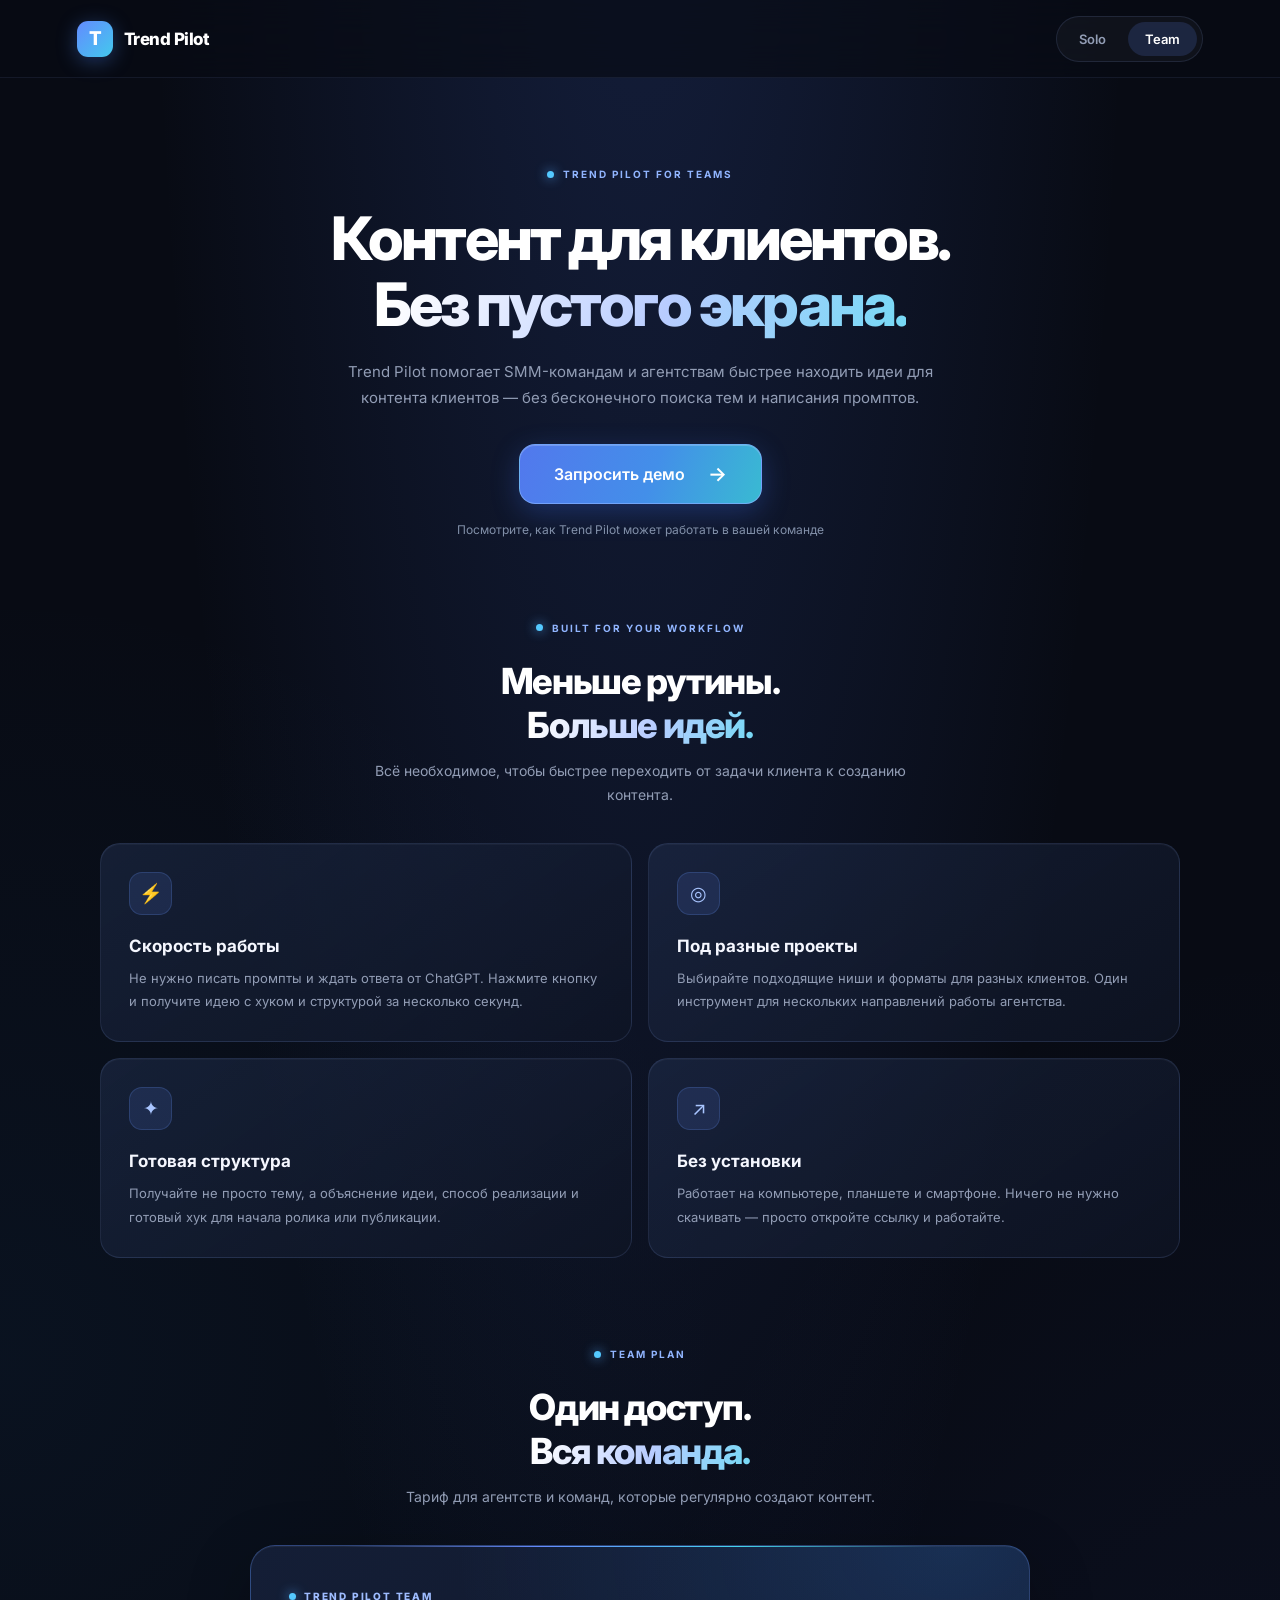
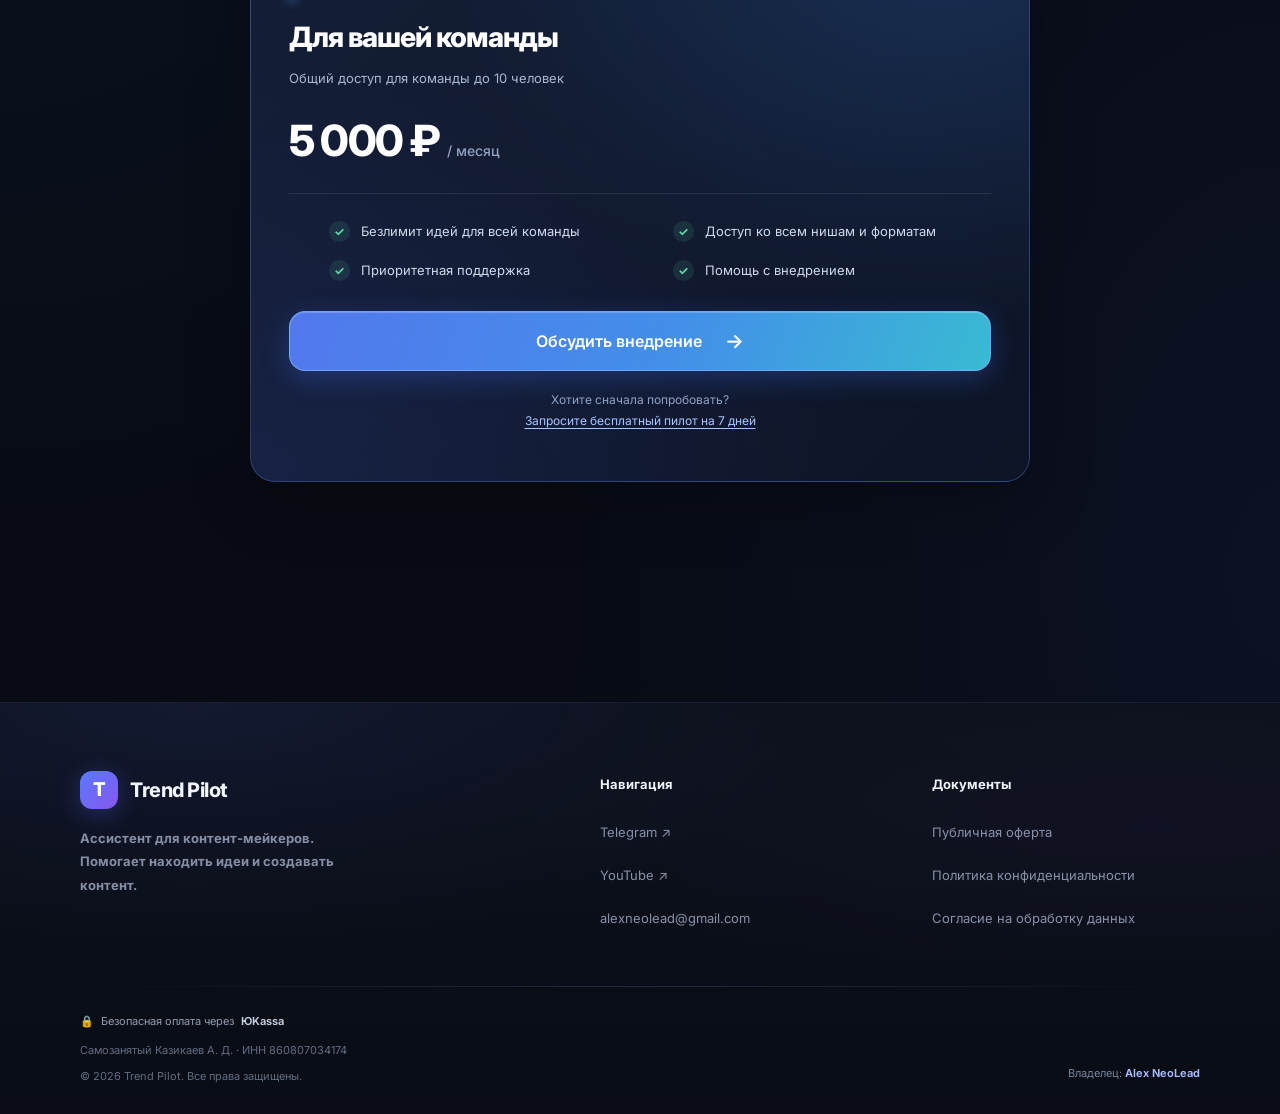
<file: b2b.html>
<!DOCTYPE html>
<html lang="ru">
<head>
    <meta charset="UTF-8">
    <meta name="viewport" content="width=device-width, initial-scale=1.0">

    <title>Trend Pilot Team — для агентств и команд</title>
    <meta name="description" content="Trend Pilot для SMM-команд и агентств. Находите идеи для контента клиентов быстрее.">

    <link rel="icon" type="image/png" sizes="512x512" href="image/favicon 512.jpg">
    <link rel="stylesheet" href="style.css">
    <meta name="theme-color" content="#080b14">

    <style>
        /* =================================
           TEAM PAGE — SHARED DESIGN SYSTEM
        ================================= */

        .b2b-main {
            width: min(1080px, calc(100% - 40px));
            margin: 0 auto;
            padding: 0 0 90px;
        }

        /* HERO */

        .b2b-hero {
            max-width: 850px;
            margin: 0 auto;
            padding: 90px 0 85px;
            text-align: center;
        }

        .b2b-hero h1 {
            margin: 0 auto 22px;
            color: #fff;
            font-size: clamp(38px, 5vw, 60px);
            font-weight: 800;
            line-height: 1.1;
            letter-spacing: -2.8px;
        }

        .b2b-gradient {
            background: linear-gradient(
                110deg,
                #fff 5%,
                #b8ccff 55%,
                #75d9f5 100%
            );
            -webkit-background-clip: text;
            background-clip: text;
            -webkit-text-fill-color: transparent;
        }

        .b2b-hero .subtitle {
            max-width: 610px;
            margin: 0 auto;
        }

        .b2b-hero-actions {
            display: flex;
            justify-content: center;
            margin-top: 32px;
        }

        .b2b-hero-note {
            margin-top: 18px;
            color: #8290a9;
            font-size: 12px;
        }

        /* SECTION HEADINGS */

        .b2b-section {
            margin-bottom: 90px;
        }

        .b2b-section-heading {
            margin-bottom: 35px;
            text-align: center;
        }

        .b2b-section-heading h2 {
            margin: 0 0 12px;
            color: #fff;
            font-size: clamp(26px, 4vw, 36px);
            font-weight: 800;
            letter-spacing: -1.4px;
        }

        .b2b-section-heading p {
            max-width: 570px;
            margin: 0 auto;
            color: var(--muted);
            font-size: 14px;
            line-height: 1.75;
        }

        /* FEATURES */

        .b2b-features {
            display: grid;
            grid-template-columns: repeat(2, 1fr);
            gap: 16px;
        }

        .b2b-feature {
            padding: 28px;
            border: 1px solid var(--border);
            border-radius: 20px;
            background:
                linear-gradient(
                    145deg,
                    rgba(32, 46, 77, .55),
                    rgba(15, 21, 37, .72)
                );
            box-shadow: inset 0 1px 0 rgba(255,255,255,.035);
            transition: .25s ease;
        }

        .b2b-feature:hover {
            transform: translateY(-4px);
            border-color: var(--border-hover);
            background:
                linear-gradient(
                    145deg,
                    rgba(40, 61, 105, .68),
                    rgba(17, 28, 53, .9)
                );
            box-shadow: 0 12px 35px rgba(44, 104, 220, .12);
        }

        .b2b-feature-icon {
            width: 43px;
            height: 43px;
            display: flex;
            align-items: center;
            justify-content: center;
            margin-bottom: 21px;
            border: 1px solid rgba(105, 155, 255, .2);
            border-radius: 13px;
            color: #a9c5ff;
            background: rgba(99, 139, 255, .13);
            font-size: 19px;
        }

        .b2b-feature h3 {
            margin: 0 0 11px;
            color: #f5f7ff;
            font-size: 17px;
            font-weight: 700;
        }

        .b2b-feature p {
            margin: 0;
            color: var(--muted);
            font-size: 13px;
            line-height: 1.8;
        }

        /* PRICING */

        .b2b-pricing-section {
            margin-bottom: 30px;
        }

        .b2b-pricing-card {
            position: relative;
            max-width: 780px;
            margin: 0 auto;
            padding: 38px;
            overflow: hidden;
            border: 1px solid rgba(102, 153, 255, .3);
            border-radius: 25px;
            background:
                radial-gradient(
                    ellipse at 90% 0%,
                    rgba(64, 148, 255, .18),
                    transparent 50%
                ),
                radial-gradient(
                    ellipse at 0% 100%,
                    rgba(70, 91, 220, .12),
                    transparent 55%
                ),
                linear-gradient(135deg, #141e36, #0d1426);
            box-shadow:
                0 20px 65px rgba(0,0,0,.24),
                inset 0 1px 0 rgba(255,255,255,.05);
        }

        .b2b-pricing-card::before {
            content: "";
            position: absolute;
            top: 0;
            left: 12%;
            right: 12%;
            height: 1px;
            background: linear-gradient(
                90deg,
                transparent,
                #648bff,
                #43d5ed,
                transparent
            );
        }

        .b2b-plan-label {
            display: inline-flex;
            align-items: center;
            gap: 8px;
            margin-bottom: 18px;
            color: #9ebcff;
            font-size: 10px;
            font-weight: 800;
            letter-spacing: 1.8px;
        }

        .b2b-pricing-card h2 {
            margin: 0 0 10px;
            color: white;
            font-size: 28px;
            font-weight: 800;
            letter-spacing: -1px;
        }

        .b2b-plan-description {
            color: #aab7d1;
            font-size: 13px;
            line-height: 1.7;
        }

        .b2b-price {
            margin-top: 25px;
            color: #fff;
            font-size: 43px;
            font-weight: 800;
            letter-spacing: -1.8px;
        }

        .b2b-price span {
            color: #91a2c2;
            font-size: 14px;
            font-weight: 500;
            letter-spacing: 0;
        }

        .b2b-pricing-divider {
            height: 1px;
            margin: 27px 0;
            background: rgba(255,255,255,.09);
        }

        .b2b-benefits {
            display: grid;
            grid-template-columns: repeat(2, 1fr);
            gap: 18px 25px;
            margin-bottom: 30px;
            list-style: none;
        }

        .b2b-benefits li {
            display: flex;
            align-items: center;
            gap: 11px;
            color: #d0d9eb;
            font-size: 13px;
            line-height: 1.5;
        }

        .b2b-check {
            width: 21px;
            height: 21px;
            display: flex;
            flex-shrink: 0;
            align-items: center;
            justify-content: center;
            border-radius: 50%;
            color: #69d6a5;
            background: rgba(91, 206, 157, .12);
            font-size: 12px;
            font-weight: 700;
        }

        .b2b-pricing-button {
            width: 100%;
        }

        .b2b-pilot-note {
            margin-top: 19px;
            color: #91a2c2;
            font-size: 12px;
            line-height: 1.7;
            text-align: center;
        }

        .b2b-pilot-note a {
            color: #a9c5ff;
            text-decoration: underline;
            text-underline-offset: 3px;
        }

        /* FINAL CTA */

        .b2b-final {
            max-width: 780px;
            margin: 75px auto 0;
            padding: 35px 25px;
            border: 1px solid var(--border);
            border-radius: 22px;
            background:
                radial-gradient(
                    ellipse at 50% 0%,
                    rgba(75, 120, 255, .12),
                    transparent 65%
                ),
                rgba(18, 25, 43, .55);
            text-align: center;
        }

        .b2b-final h2 {
            margin: 0 0 12px;
            color: white;
            font-size: 23px;
            font-weight: 800;
        }

        .b2b-final p {
            margin: 0 0 22px;
            color: var(--muted);
            font-size: 13px;
            line-height: 1.7;
        }

        /* MOBILE */

        @media (max-width: 700px) {
            .b2b-main {
                width: calc(100% - 28px);
                padding-bottom: 65px;
            }

            .b2b-hero {
                padding: 65px 0 70px;
            }

            .b2b-hero h1 {
                font-size: 39px;
                letter-spacing: -1.8px;
            }

            .b2b-hero .subtitle {
                font-size: 14px;
            }

            .b2b-section {
                margin-bottom: 70px;
            }

            .b2b-features {
                grid-template-columns: 1fr;
                gap: 12px;
            }

            .b2b-feature {
                padding: 24px;
            }

            .b2b-pricing-card {
                padding: 27px 21px;
                border-radius: 20px;
            }

            .b2b-pricing-card h2 {
                font-size: 24px;
            }

            .b2b-price {
                font-size: 38px;
            }

            .b2b-benefits {
                grid-template-columns: 1fr;
                gap: 15px;
            }

            .b2b-final {
                margin-top: 55px;
                padding: 29px 19px;
            }

            .b2b-final h2 {
                font-size: 20px;
            }
        }

        @media (max-width: 390px) {
            .b2b-hero h1 {
                font-size: 34px;
            }
        }

        /* =================================
   B2B — LARGE PREMIUM CTA BUTTONS
================================= */

.b2b-main .b2b-hero-actions .button,
.b2b-main .b2b-final > .button {
    display: inline-flex;
    align-items: center;
    justify-content: center;
    gap: 14px;

    min-height: 60px;
    min-width: 240px;
    padding: 0 34px;

    font-size: 16px;
    font-weight: 600;
    line-height: 1;

    border-radius: 16px;
}

.b2b-main .b2b-pricing-button {
    display: flex;
    align-items: center;
    justify-content: center;
    gap: 14px;

    width: 100%;
    min-height: 60px;
    padding: 0 28px;

    font-size: 16px;
    font-weight: 600;
    line-height: 1;

    border-radius: 16px;
}

.b2b-main .button-arrow {
    font-size: 20px;
    transition: transform .2s ease;
}

.b2b-main .button:hover .button-arrow {
    transform: translateX(4px);
}

/* Mobile */

@media (max-width: 600px) {
    .b2b-main .b2b-hero-actions .button,
    .b2b-main .b2b-final > .button {
        width: 100%;
        min-height: 58px;
    }

    .b2b-main .b2b-pricing-button {
        min-height: 58px;
    }
}

/* B2B FOOTER ALIGNMENT */

.b2b-page .footer-top {
    align-items: start;
}

.b2b-page .footer-brand {
    display: flex;
    flex-direction: column;
    align-items: flex-start;
    gap: 0;
    margin-top: 0;
}

.b2b-page .footer-logo {
    display: inline-flex;
    align-items: center;
    margin: 0;
    line-height: 1;
}

.b2b-page .footer-description {
    display: flex;
    flex-direction: column;
    gap: 10px;
    margin-top: 18px;
}

    </style>
</head>

<body class="b2b-page"></body>

    <!-- HEADER — SAME AS MAIN PAGE -->
    <header>
        <a href="/" class="brand" aria-label="Trend Pilot">
            <span class="brand-mark">T</span>
            <span class="brand-name">Trend Pilot</span>
        </a>

        <nav class="nav-switch">
            <a href="index.html#typeScreen">Solo</a>
            <a href="b2b.html" class="active">Team</a>
        </nav>
    </header>


    <main class="b2b-main">

        <!-- HERO -->
        <section class="b2b-hero">

            <div class="hero-eyebrow">
                <span class="hero-dot"></span>
                TREND PILOT FOR TEAMS
            </div>

            <h1>
                Контент для клиентов.<br>
                <span class="b2b-gradient">Без пустого экрана.</span>
            </h1>

            <p class="subtitle">
                Trend Pilot помогает SMM-командам и агентствам быстрее находить идеи для контента клиентов — без бесконечного поиска тем и написания промптов.
            </p>

            <div class="b2b-hero-actions">
                <a
                    href="https://t.me/neolead_ceo"
                    target="_blank"
                    rel="noopener noreferrer"
                    class="button button--primary"
                >
                    Запросить демо
                    <span class="button-arrow">→</span>
                </a>
            </div>

            <div class="b2b-hero-note">
                Посмотрите, как Trend Pilot может работать в вашей команде
            </div>

        </section>


        <!-- FEATURES -->
        <section class="b2b-section">

            <div class="b2b-section-heading">
                <div class="hero-eyebrow">
                    <span class="hero-dot"></span>
                    BUILT FOR YOUR WORKFLOW
                </div>

                <h2>
                    Меньше рутины.<br>
                    <span class="b2b-gradient">Больше идей.</span>
                </h2>

                <p>
                    Всё необходимое, чтобы быстрее переходить от задачи клиента к созданию контента.
                </p>
            </div>


            <div class="b2b-features">

                <article class="b2b-feature">
                    <div class="b2b-feature-icon">⚡</div>
                    <h3>Скорость работы</h3>
                    <p>
                        Не нужно писать промпты и ждать ответа от ChatGPT. Нажмите кнопку и получите идею с хуком и структурой за несколько секунд.
                    </p>
                </article>

                <article class="b2b-feature">
                    <div class="b2b-feature-icon">◎</div>
                    <h3>Под разные проекты</h3>
                    <p>
                        Выбирайте подходящие ниши и форматы для разных клиентов. Один инструмент для нескольких направлений работы агентства.
                    </p>
                </article>

                <article class="b2b-feature">
                    <div class="b2b-feature-icon">✦</div>
                    <h3>Готовая структура</h3>
                    <p>
                        Получайте не просто тему, а объяснение идеи, способ реализации и готовый хук для начала ролика или публикации.
                    </p>
                </article>

                <article class="b2b-feature">
                    <div class="b2b-feature-icon">↗</div>
                    <h3>Без установки</h3>
                    <p>
                        Работает на компьютере, планшете и смартфоне. Ничего не нужно скачивать — просто откройте ссылку и работайте.
                    </p>
                </article>

            </div>

        </section>


        <!-- TEAM PLAN -->
        <section class="b2b-pricing-section">

            <div class="b2b-section-heading">
                <div class="hero-eyebrow">
                    <span class="hero-dot"></span>
                    TEAM PLAN
                </div>

                <h2>
                    Один доступ.<br>
                    <span class="b2b-gradient">Вся команда.</span>
                </h2>

                <p>
                    Тариф для агентств и команд, которые регулярно создают контент.
                </p>
            </div>


            <div class="b2b-pricing-card">

                <div class="b2b-plan-label">
                    <span class="hero-dot"></span>
                    TREND PILOT TEAM
                </div>

                <h2>Для вашей команды</h2>

                <p class="b2b-plan-description">
                    Общий доступ для команды до 10 человек
                </p>

                <div class="b2b-price">
                    5 000 ₽ <span>/ месяц</span>
                </div>

                <div class="b2b-pricing-divider"></div>

                <ul class="b2b-benefits">
                    <li>
                        <span class="b2b-check">✓</span>
                        Безлимит идей для всей команды
                    </li>

                    <li>
                        <span class="b2b-check">✓</span>
                        Доступ ко всем нишам и форматам
                    </li>

                    <li>
                        <span class="b2b-check">✓</span>
                        Приоритетная поддержка
                    </li>

                    <li>
                        <span class="b2b-check">✓</span>
                        Помощь с внедрением
                    </li>
                </ul>

                <a
                    href="https://t.me/neolead_ceo"
                    target="_blank"
                    rel="noopener noreferrer"
                    class="button button--primary b2b-pricing-button"
                >
                    Обсудить внедрение
                    <span class="button-arrow">→</span>
                </a>

                <p class="b2b-pilot-note">
                    Хотите сначала попробовать?<br>
                    <a
                        href="https://t.me/neolead_ceo"
                        target="_blank"
                        rel="noopener noreferrer"
                    >
                        Запросите бесплатный пилот на 7 дней
                    </a>
                </p>

            </div>

        </section>

    </main>


    <!-- FOOTER — SAME AS MAIN PAGE -->
    <footer class="site-footer">
        <div class="footer-inner">

            <div class="footer-top">

                <div class="footer-brand">
                    <a href="/" class="footer-logo">
                        <span class="footer-logo-mark">T</span>
                        <span>Trend Pilot</span>
                    </a>

                    <div class="footer-description">
                    <span>Ассистент для контент-мейкеров. Помогает находить идеи и создавать контент.</span>
                </div>
                </div>

                <div class="footer-column">
                    <div class="footer-column-title">Навигация</div>

                    <a
                        href="https://t.me/aneolead"
                        target="_blank"
                        rel="noopener noreferrer"
                    >Telegram ↗</a>

                    <a
                        href="https://youtube.com/@neolead_channel?si=k9Z8lEdC0MgEkfQe"
                        target="_blank"
                        rel="noopener noreferrer"
                    >YouTube ↗</a>

                    <a href="mailto:alexneolead@gmail.com">
                        alexneolead@gmail.com
                    </a>
                </div>

                <div class="footer-column">
                    <div class="footer-column-title">Документы</div>

                    <a href="/terms.html">Публичная оферта</a>
                    <a href="/privacy.html">Политика конфиденциальности</a>
                    <a href="/consent.html">Согласие на обработку данных</a>
                </div>

            </div>

            <div class="footer-divider"></div>

            <div class="footer-bottom">

                <div class="footer-legal">
                    <div class="footer-payment">
                        <span>🔒</span>
                        Безопасная оплата через <strong>ЮKassa</strong>
                    </div>

                    <div>Самозанятый Казикаев А. Д. · ИНН 860807034174</div>
                    <div>© 2026 Trend Pilot. Все права защищены.</div>
                </div>

                <div class="footer-signature">
                    Владелец: <span>Alex NeoLead</span>
                </div>

            </div>

        </div>
    </footer>

</body>
</html>
</file>
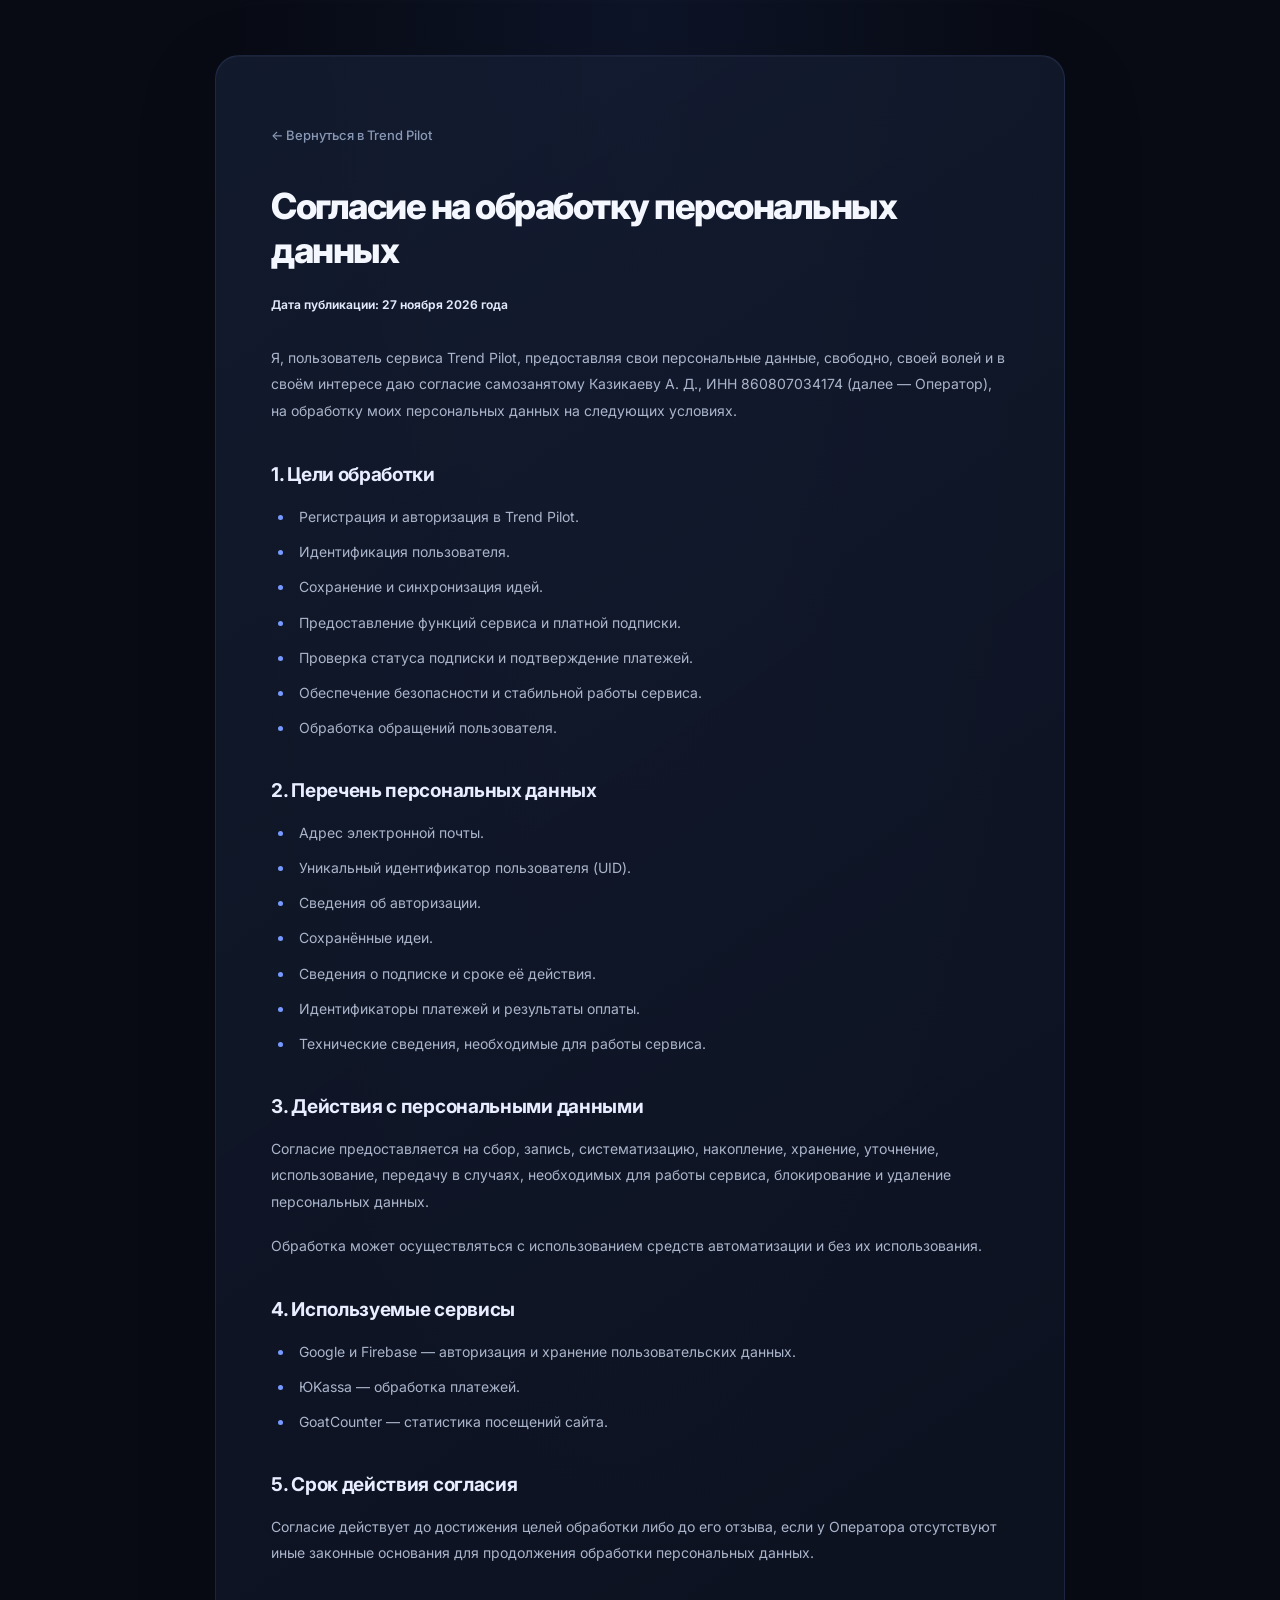
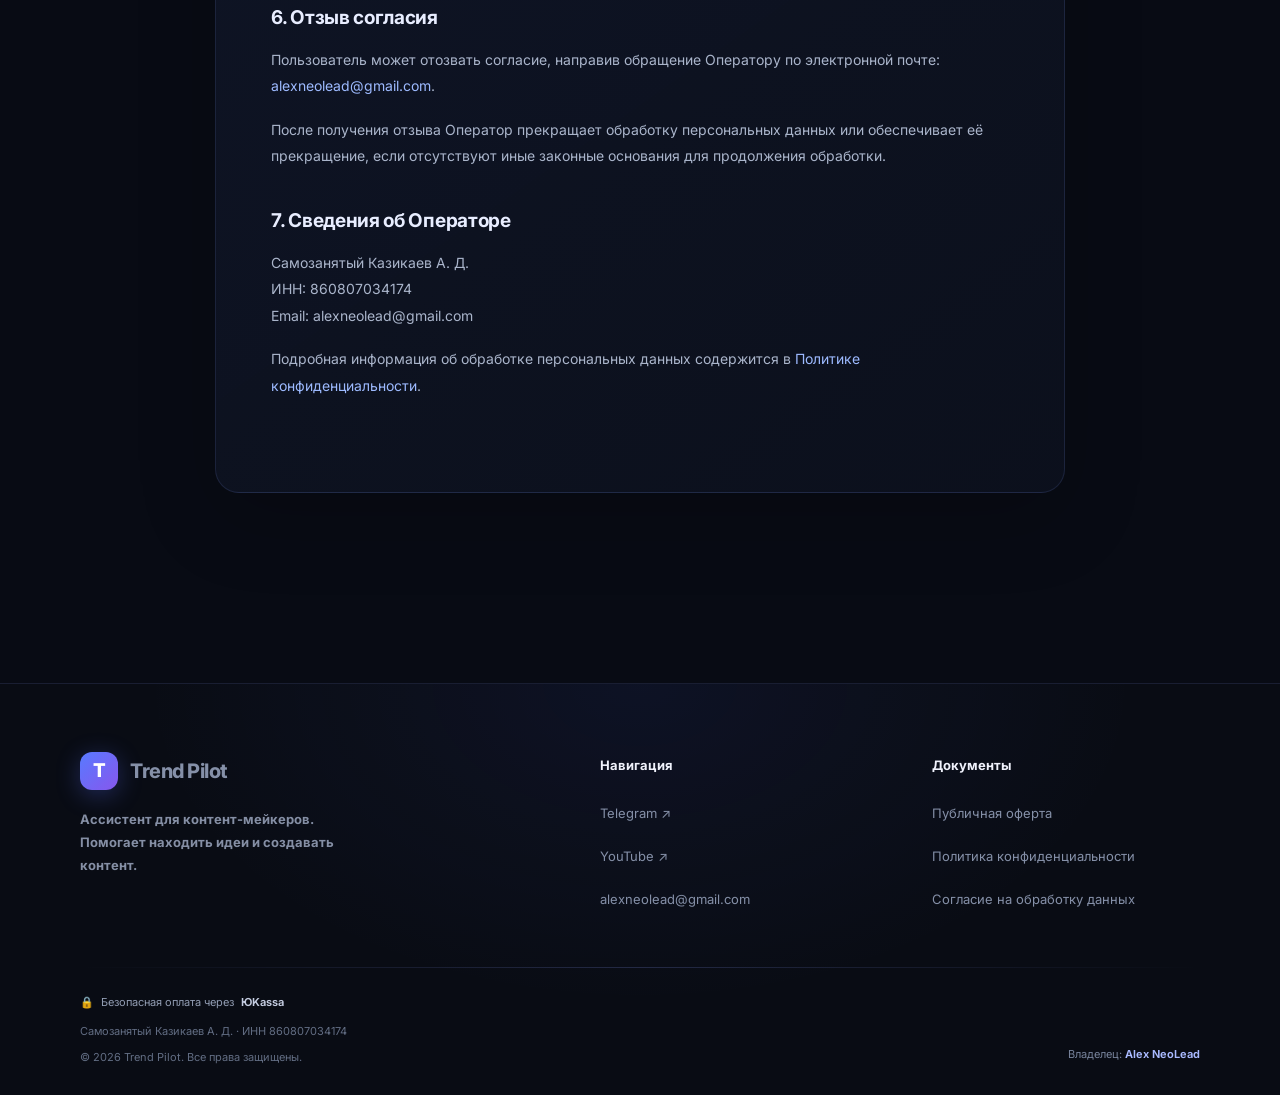
<file: consent.html>
<!DOCTYPE html>
<html lang="ru">
<head>
    <meta charset="UTF-8">
    <meta name="viewport" content="width=device-width, initial-scale=1.0">
    <meta name="robots" content="index, follow">

    <link rel="stylesheet" href="/style.css">
    <link rel="stylesheet" href="/legal.css">

    <title>Согласие на обработку персональных данных — Trend Pilot</title>

</head>
<body>

    <div class="container">

        <a class="back" href="/">← Вернуться в Trend Pilot</a>

        <h1>Согласие на обработку персональных данных</h1>

        <p><strong>Дата публикации: 27 ноября 2026 года</strong></p>

        <p>
            Я, пользователь сервиса Trend Pilot, предоставляя свои
            персональные данные, свободно, своей волей и в своём
            интересе даю согласие самозанятому Казикаеву А. Д.,
            ИНН 860807034174 (далее — Оператор), на обработку
            моих персональных данных на следующих условиях.
        </p>

        <h2>1. Цели обработки</h2>
        <ul>
            <li>Регистрация и авторизация в Trend Pilot.</li>
            <li>Идентификация пользователя.</li>
            <li>Сохранение и синхронизация идей.</li>
            <li>Предоставление функций сервиса и платной подписки.</li>
            <li>Проверка статуса подписки и подтверждение платежей.</li>
            <li>Обеспечение безопасности и стабильной работы сервиса.</li>
            <li>Обработка обращений пользователя.</li>
        </ul>

        <h2>2. Перечень персональных данных</h2>
        <ul>
            <li>Адрес электронной почты.</li>
            <li>Уникальный идентификатор пользователя (UID).</li>
            <li>Сведения об авторизации.</li>
            <li>Сохранённые идеи.</li>
            <li>Сведения о подписке и сроке её действия.</li>
            <li>Идентификаторы платежей и результаты оплаты.</li>
            <li>Технические сведения, необходимые для работы сервиса.</li>
        </ul>

        <h2>3. Действия с персональными данными</h2>
        <p>
            Согласие предоставляется на сбор, запись, систематизацию,
            накопление, хранение, уточнение, использование, передачу
            в случаях, необходимых для работы сервиса, блокирование
            и удаление персональных данных.
        </p>
        <p>
            Обработка может осуществляться с использованием средств
            автоматизации и без их использования.
        </p>

        <h2>4. Используемые сервисы</h2>
        <ul>
            <li>Google и Firebase — авторизация и хранение пользовательских данных.</li>
            <li>ЮKassa — обработка платежей.</li>
            <li>GoatCounter — статистика посещений сайта.</li>
        </ul>

        <h2>5. Срок действия согласия</h2>
        <p>
            Согласие действует до достижения целей обработки либо
            до его отзыва, если у Оператора отсутствуют иные законные
            основания для продолжения обработки персональных данных.
        </p>

        <h2>6. Отзыв согласия</h2>
        <p>
            Пользователь может отозвать согласие, направив обращение
            Оператору по электронной почте:
            <a href="mailto:alexneolead@gmail.com">alexneolead@gmail.com</a>.
        </p>
        <p>
            После получения отзыва Оператор прекращает обработку
            персональных данных или обеспечивает её прекращение,
            если отсутствуют иные законные основания для продолжения
            обработки.
        </p>

        <h2>7. Сведения об Операторе</h2>
        <p>
            Самозанятый Казикаев А. Д.<br>
            ИНН: 860807034174<br>
            Email: alexneolead@gmail.com
        </p>

        <p>
            Подробная информация об обработке персональных данных содержится в
            <a href="/privacy.html">Политике конфиденциальности</a>.
        </p>
    </div>
    <!-- КОНТЕЙНЕР С ТЕКСТОМ ЗАКРЫТ ВЫШЕ -->

    <!-- ПОДВАЛ НА ВСЮ ШИРИНУ -->
    
<footer class="site-footer">
    <div class="footer-inner">

        <div class="footer-top">

            <!-- BRAND -->
            <div class="footer-brand">
                <a href="/" class="footer-logo">
                    <span class="footer-logo-mark">T</span>
                    <span>Trend Pilot</span>
                </a>

                <p class="footer-description">
                    Ассистент для контент-мейкеров. Помогает находить идеи и создавать контент.
                </p>
            </div>

            <!-- NAVIGATION -->
            <div class="footer-column">
                <div class="footer-column-title">Навигация</div>

                <a href="https://t.me/aneolead"
                   target="_blank"
                   rel="noopener noreferrer">Telegram ↗</a>

                <a href="https://youtube.com/@neolead_channel?si=k9Z8lEdC0MgEkfQe"
                   target="_blank"
                   rel="noopener noreferrer">YouTube ↗</a>

                <a href="mailto:alexneolead@gmail.com">
                    alexneolead@gmail.com
                </a>
            </div>

            <!-- DOCUMENTS -->
            <div class="footer-column">
                <div class="footer-column-title">Документы</div>

                <a href="/terms.html">Публичная оферта</a>
                <a href="/privacy.html">Политика конфиденциальности</a>
                <a href="/consent.html">Согласие на обработку данных</a>
            </div>

        </div>

        <div class="footer-divider"></div>

        <!-- BOTTOM -->
        <div class="footer-bottom">

            <div class="footer-legal">
                <div class="footer-payment">
                    <span>🔒</span>
                    Безопасная оплата через <strong>ЮKassa</strong>
                </div>

                <div>Самозанятый Казикаев А. Д. · ИНН 860807034174</div>
                <div>© 2026 Trend Pilot. Все права защищены.</div>
            </div>

            <div class="footer-signature">
                Владелец: <span>Alex NeoLead</span>
            </div>

        </div>

    </div>
    </footer>

</body>
</html>
</file>
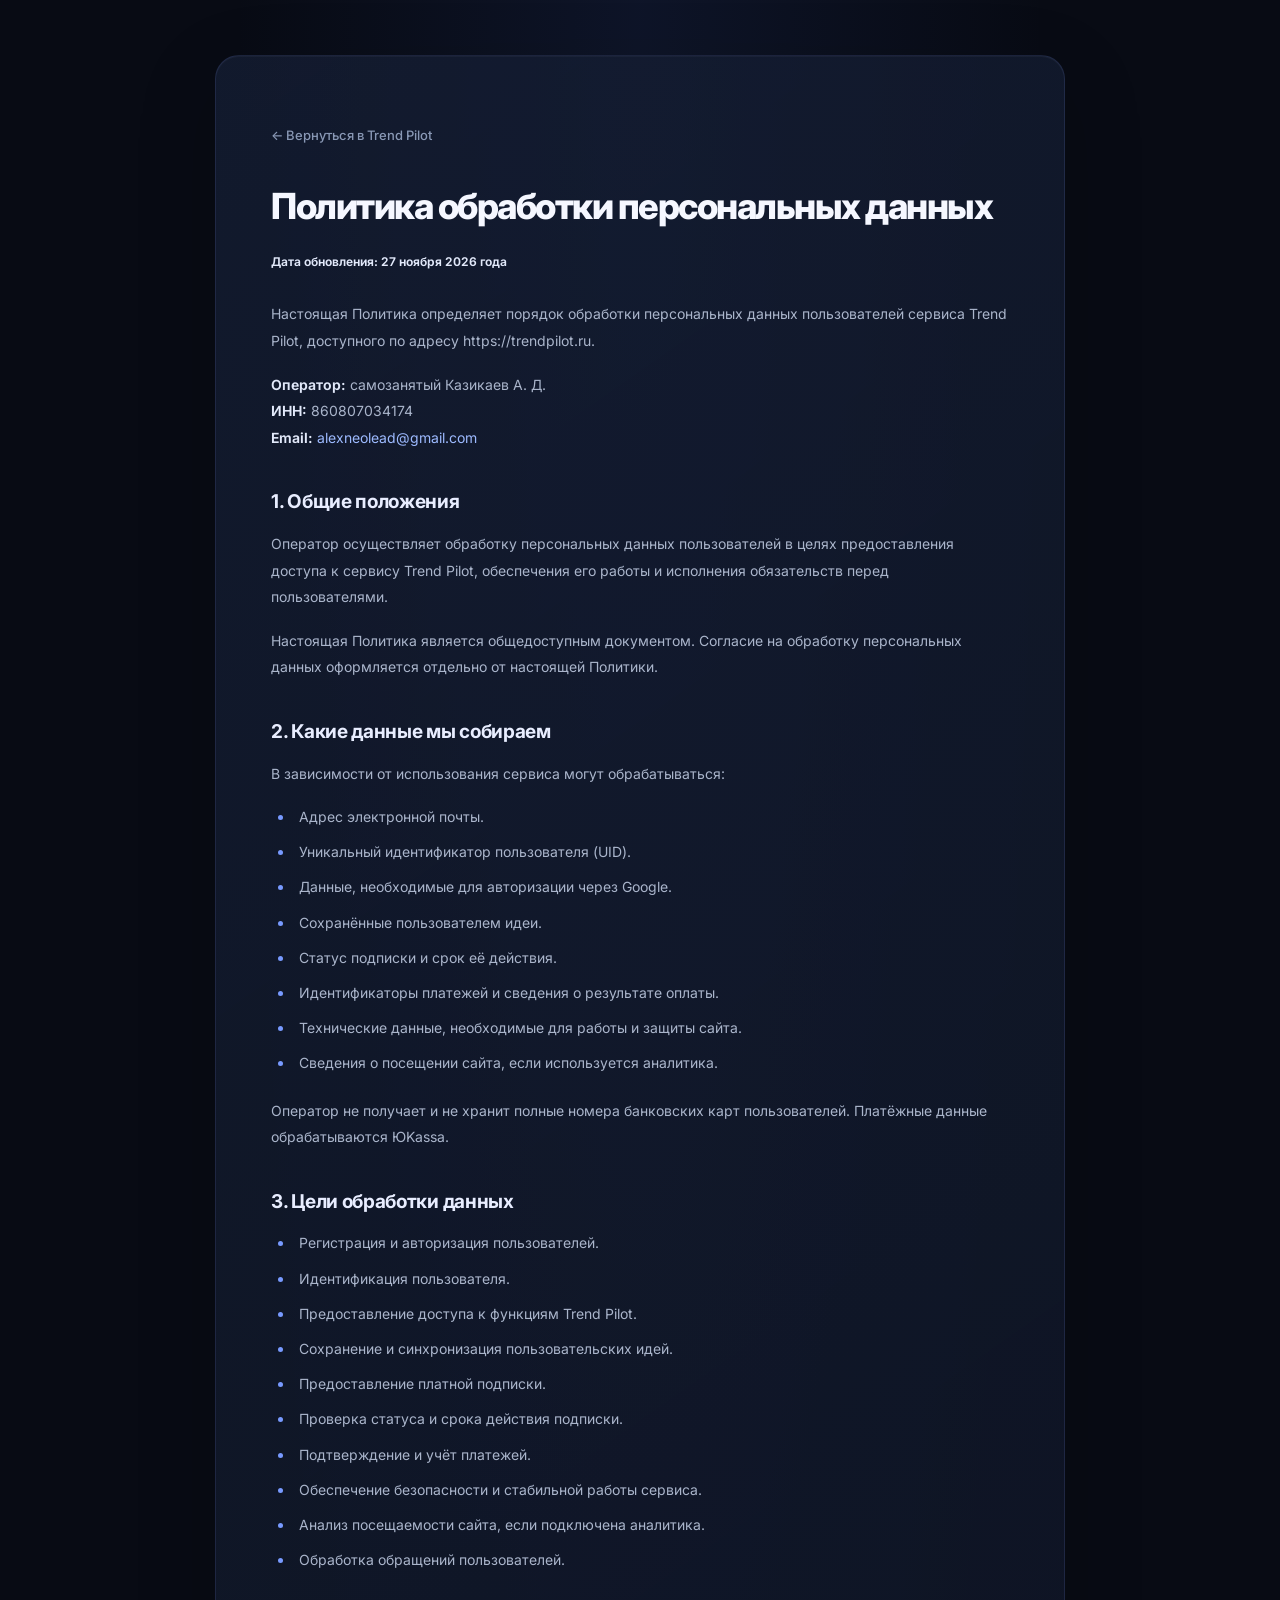
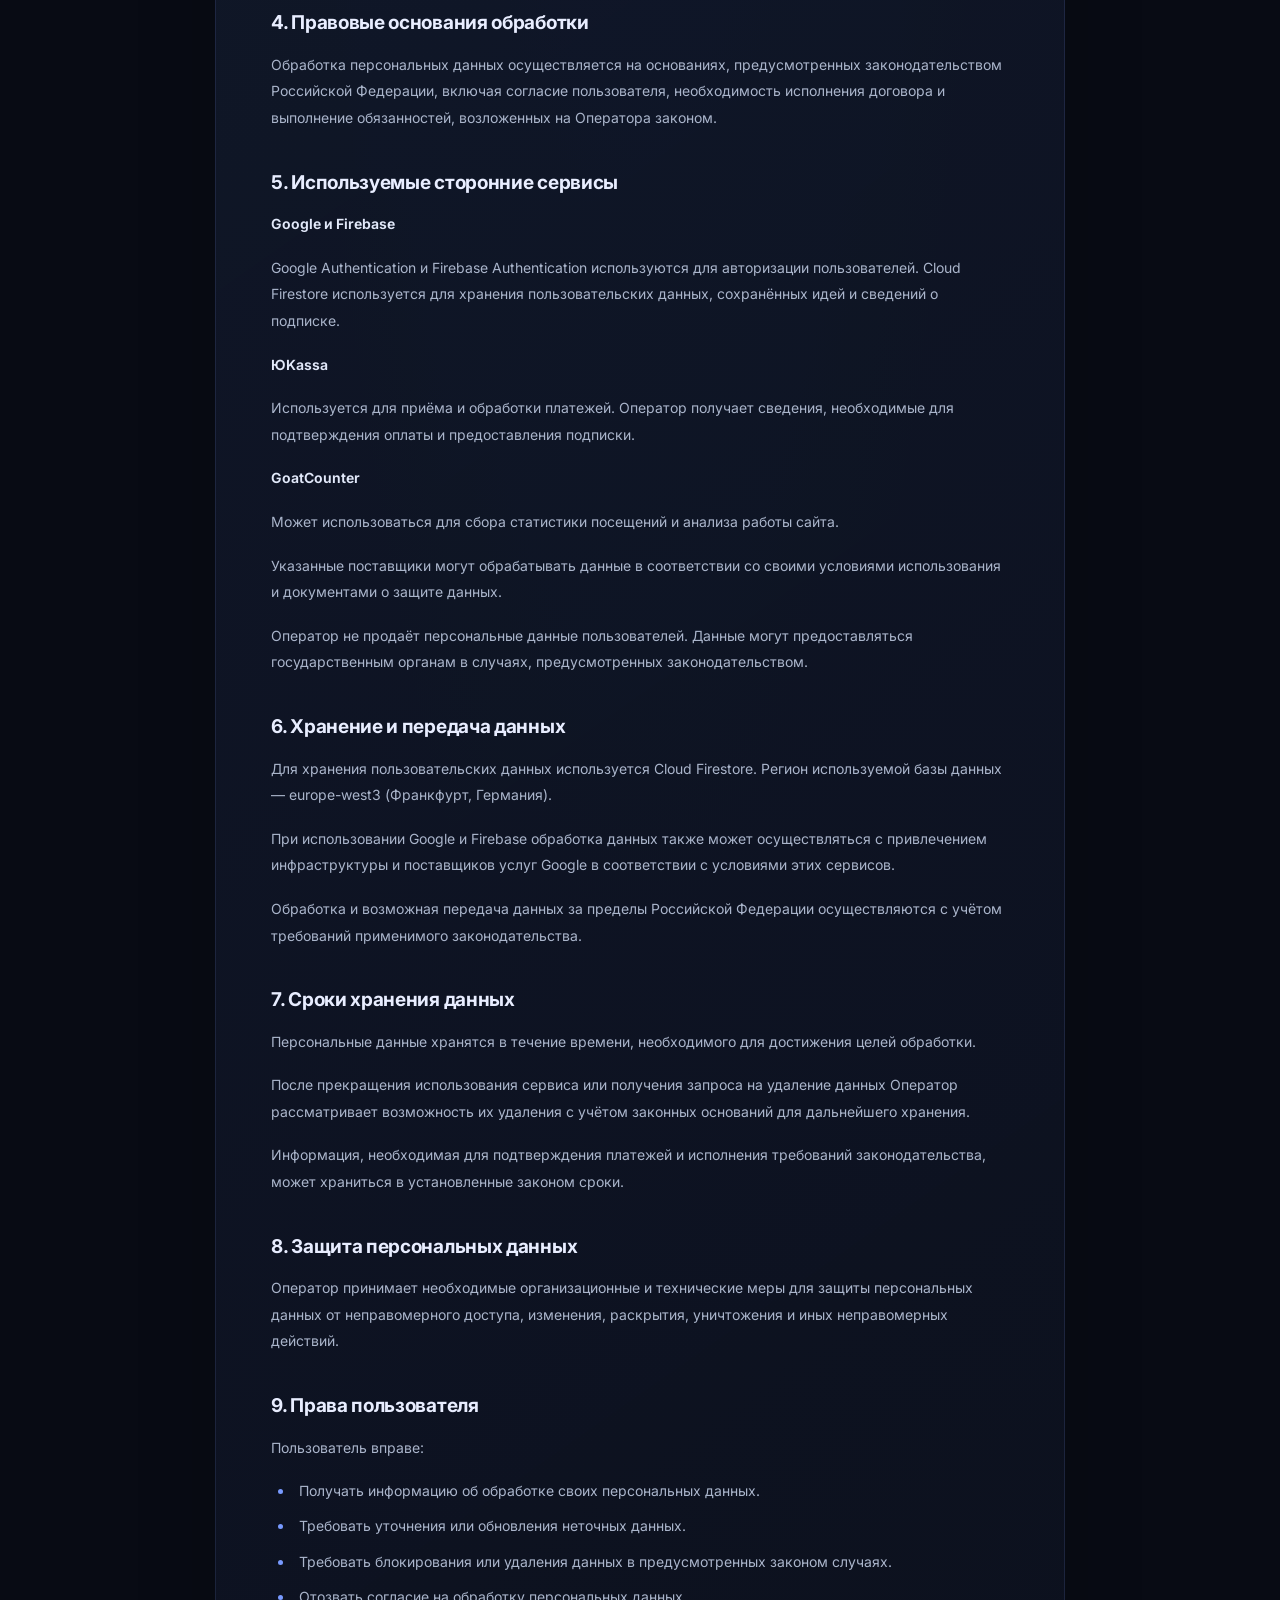
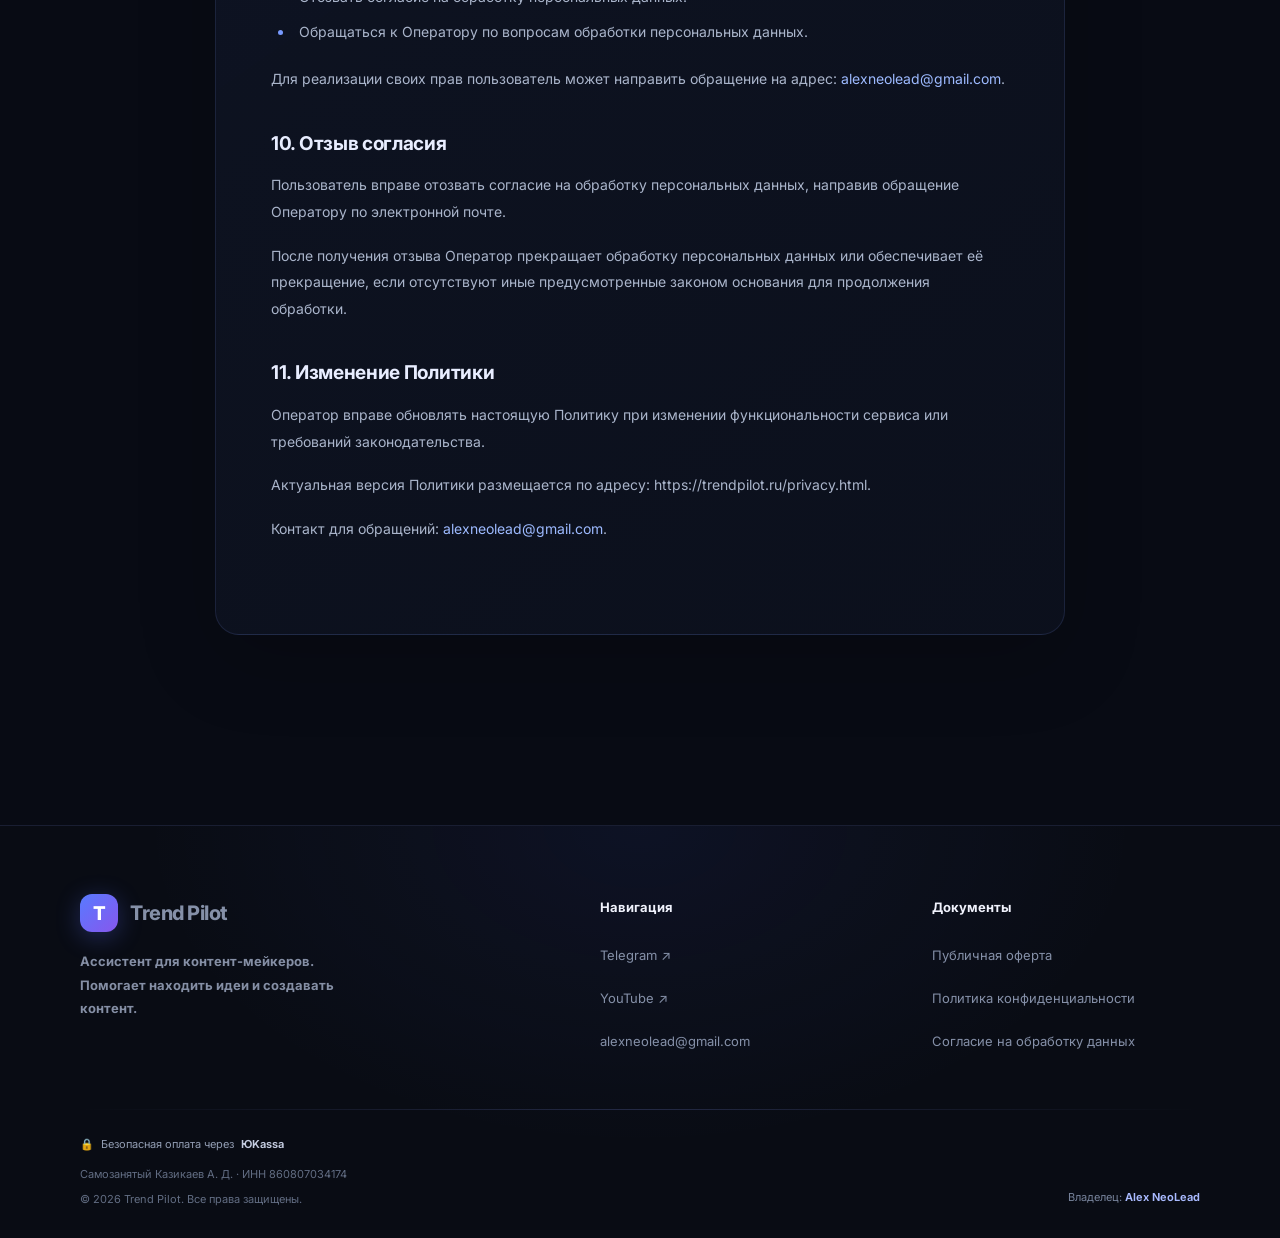
<file: privacy.html>
<!DOCTYPE html>
<html lang="ru">
<head>
    <meta charset="UTF-8">
    <meta name="viewport" content="width=device-width, initial-scale=1.0">
    <title>Политика конфиденциальности — Trend Pilot</title>
    <meta name="description" content="Политика обработки персональных данных пользователей Trend Pilot.">

    <link rel="stylesheet" href="/style.css">
    <link rel="stylesheet" href="/legal.css">
    

</head>
<body>

    <!-- НАЧАЛО КОНТЕЙНЕРА С ТЕКСТОМ -->
    <div class="container">

        <a class="back" href="/">← Вернуться в Trend Pilot</a>

        <h1>Политика обработки персональных данных</h1>

        <p><strong>Дата обновления: 27 ноября 2026 года</strong></p>

        <p>
            Настоящая Политика определяет порядок обработки персональных
            данных пользователей сервиса Trend Pilot, доступного по адресу
            https://trendpilot.ru.
        </p>

        <p>
            <strong>Оператор:</strong> самозанятый Казикаев А. Д.<br>
            <strong>ИНН:</strong> 860807034174<br>
            <strong>Email:</strong>
            <a href="mailto:alexneolead@gmail.com">alexneolead@gmail.com</a>
        </p>

        <h2>1. Общие положения</h2>
        <p>
            Оператор осуществляет обработку персональных данных пользователей
            в целях предоставления доступа к сервису Trend Pilot,
            обеспечения его работы и исполнения обязательств перед пользователями.
        </p>
        <p>
            Настоящая Политика является общедоступным документом.
            Согласие на обработку персональных данных оформляется отдельно
            от настоящей Политики.
        </p>

        <h2>2. Какие данные мы собираем</h2>
        <p>В зависимости от использования сервиса могут обрабатываться:</p>
        <ul>
            <li>Адрес электронной почты.</li>
            <li>Уникальный идентификатор пользователя (UID).</li>
            <li>Данные, необходимые для авторизации через Google.</li>
            <li>Сохранённые пользователем идеи.</li>
            <li>Статус подписки и срок её действия.</li>
            <li>Идентификаторы платежей и сведения о результате оплаты.</li>
            <li>Технические данные, необходимые для работы и защиты сайта.</li>
            <li>Сведения о посещении сайта, если используется аналитика.</li>
        </ul>
        <p>
            Оператор не получает и не хранит полные номера банковских карт
            пользователей. Платёжные данные обрабатываются ЮKassa.
        </p>

        <h2>3. Цели обработки данных</h2>
        <ul>
            <li>Регистрация и авторизация пользователей.</li>
            <li>Идентификация пользователя.</li>
            <li>Предоставление доступа к функциям Trend Pilot.</li>
            <li>Сохранение и синхронизация пользовательских идей.</li>
            <li>Предоставление платной подписки.</li>
            <li>Проверка статуса и срока действия подписки.</li>
            <li>Подтверждение и учёт платежей.</li>
            <li>Обеспечение безопасности и стабильной работы сервиса.</li>
            <li>Анализ посещаемости сайта, если подключена аналитика.</li>
            <li>Обработка обращений пользователей.</li>
        </ul>

        <h2>4. Правовые основания обработки</h2>
        <p>
            Обработка персональных данных осуществляется на основаниях,
            предусмотренных законодательством Российской Федерации,
            включая согласие пользователя, необходимость исполнения договора
            и выполнение обязанностей, возложенных на Оператора законом.
        </p>

        <h2>5. Используемые сторонние сервисы</h2>
        <p><strong>Google и Firebase</strong></p>
        <p>
            Google Authentication и Firebase Authentication используются
            для авторизации пользователей. Cloud Firestore используется
            для хранения пользовательских данных, сохранённых идей
            и сведений о подписке.
        </p>
        <p><strong>ЮKassa</strong></p>
        <p>
            Используется для приёма и обработки платежей.
            Оператор получает сведения, необходимые для подтверждения оплаты
            и предоставления подписки.
        </p>
        <p><strong>GoatCounter</strong></p>
        <p>
            Может использоваться для сбора статистики посещений
            и анализа работы сайта.
        </p>
        <p>
            Указанные поставщики могут обрабатывать данные в соответствии
            со своими условиями использования и документами о защите данных.
        </p>
        <p>
            Оператор не продаёт персональные данные пользователей.
            Данные могут предоставляться государственным органам
            в случаях, предусмотренных законодательством.
        </p>

        <h2>6. Хранение и передача данных</h2>
        <p>
            Для хранения пользовательских данных используется Cloud Firestore.
            Регион используемой базы данных — europe-west3
            (Франкфурт, Германия).
        </p>
        <p>
            При использовании Google и Firebase обработка данных также
            может осуществляться с привлечением инфраструктуры и поставщиков
            услуг Google в соответствии с условиями этих сервисов.
        </p>
        <p>
            Обработка и возможная передача данных за пределы Российской
            Федерации осуществляются с учётом требований применимого
            законодательства.
        </p>

        <h2>7. Сроки хранения данных</h2>
        <p>
            Персональные данные хранятся в течение времени, необходимого
            для достижения целей обработки.
        </p>
        <p>
            После прекращения использования сервиса или получения запроса
            на удаление данных Оператор рассматривает возможность их удаления
            с учётом законных оснований для дальнейшего хранения.
        </p>
        <p>
            Информация, необходимая для подтверждения платежей и исполнения
            требований законодательства, может храниться в установленные
            законом сроки.
        </p>

        <h2>8. Защита персональных данных</h2>
        <p>
            Оператор принимает необходимые организационные и технические
            меры для защиты персональных данных от неправомерного доступа,
            изменения, раскрытия, уничтожения и иных неправомерных действий.
        </p>

        <h2>9. Права пользователя</h2>
        <p>Пользователь вправе:</p>
        <ul>
            <li>Получать информацию об обработке своих персональных данных.</li>
            <li>Требовать уточнения или обновления неточных данных.</li>
            <li>Требовать блокирования или удаления данных в предусмотренных законом случаях.</li>
            <li>Отозвать согласие на обработку персональных данных.</li>
            <li>Обращаться к Оператору по вопросам обработки персональных данных.</li>
        </ul>
        <p>
            Для реализации своих прав пользователь может направить обращение
            на адрес:
            <a href="mailto:alexneolead@gmail.com">alexneolead@gmail.com</a>.
        </p>

        <h2>10. Отзыв согласия</h2>
        <p>
            Пользователь вправе отозвать согласие на обработку персональных
            данных, направив обращение Оператору по электронной почте.
        </p>
        <p>
            После получения отзыва Оператор прекращает обработку персональных
            данных или обеспечивает её прекращение, если отсутствуют иные
            предусмотренные законом основания для продолжения обработки.
        </p>

        <h2>11. Изменение Политики</h2>
        <p>
            Оператор вправе обновлять настоящую Политику при изменении
            функциональности сервиса или требований законодательства.
        </p>
        <p>
            Актуальная версия Политики размещается по адресу:
            https://trendpilot.ru/privacy.html.
        </p>
        <p>
            Контакт для обращений:
            <a href="mailto:alexneolead@gmail.com">alexneolead@gmail.com</a>.
        </p>
    </div>
    <!-- КОНТЕЙНЕР С ТЕКСТОМ ЗАКРЫТ ВЫШЕ. ЛИШНИЙ </div> В КОНЦЕ УБРАН -->

    <!-- ПОДВАЛ НА ВСЮ ШИРИНУ -->
    

<footer class="site-footer">
    <div class="footer-inner">

        <div class="footer-top">

            <!-- BRAND -->
            <div class="footer-brand">
                <a href="/" class="footer-logo">
                    <span class="footer-logo-mark">T</span>
                    <span>Trend Pilot</span>
                </a>

                <p class="footer-description">
                    Ассистент для контент-мейкеров. Помогает находить идеи и создавать контент.
                </p>
            </div>

            <!-- NAVIGATION -->
            <div class="footer-column">
                <div class="footer-column-title">Навигация</div>

                <a href="https://t.me/aneolead"
                   target="_blank"
                   rel="noopener noreferrer">Telegram ↗</a>

                <a href="https://youtube.com/@neolead_channel?si=k9Z8lEdC0MgEkfQe"
                   target="_blank"
                   rel="noopener noreferrer">YouTube ↗</a>

                <a href="mailto:alexneolead@gmail.com">
                    alexneolead@gmail.com
                </a>
            </div>

            <!-- DOCUMENTS -->
            <div class="footer-column">
                <div class="footer-column-title">Документы</div>

                <a href="/terms.html">Публичная оферта</a>
                <a href="/privacy.html">Политика конфиденциальности</a>
                <a href="/consent.html">Согласие на обработку данных</a>
            </div>

        </div>

        <div class="footer-divider"></div>

        <!-- BOTTOM -->
        <div class="footer-bottom">

            <div class="footer-legal">
                <div class="footer-payment">
                    <span>🔒</span>
                    Безопасная оплата через <strong>ЮKassa</strong>
                </div>

                <div>Самозанятый Казикаев А. Д. · ИНН 860807034174</div>
                <div>© 2026 Trend Pilot. Все права защищены.</div>
            </div>

            <div class="footer-signature">
                Владелец: <span>Alex NeoLead</span>
            </div>

        </div>

    </div>
</footer>



</body>
</html>
</file>
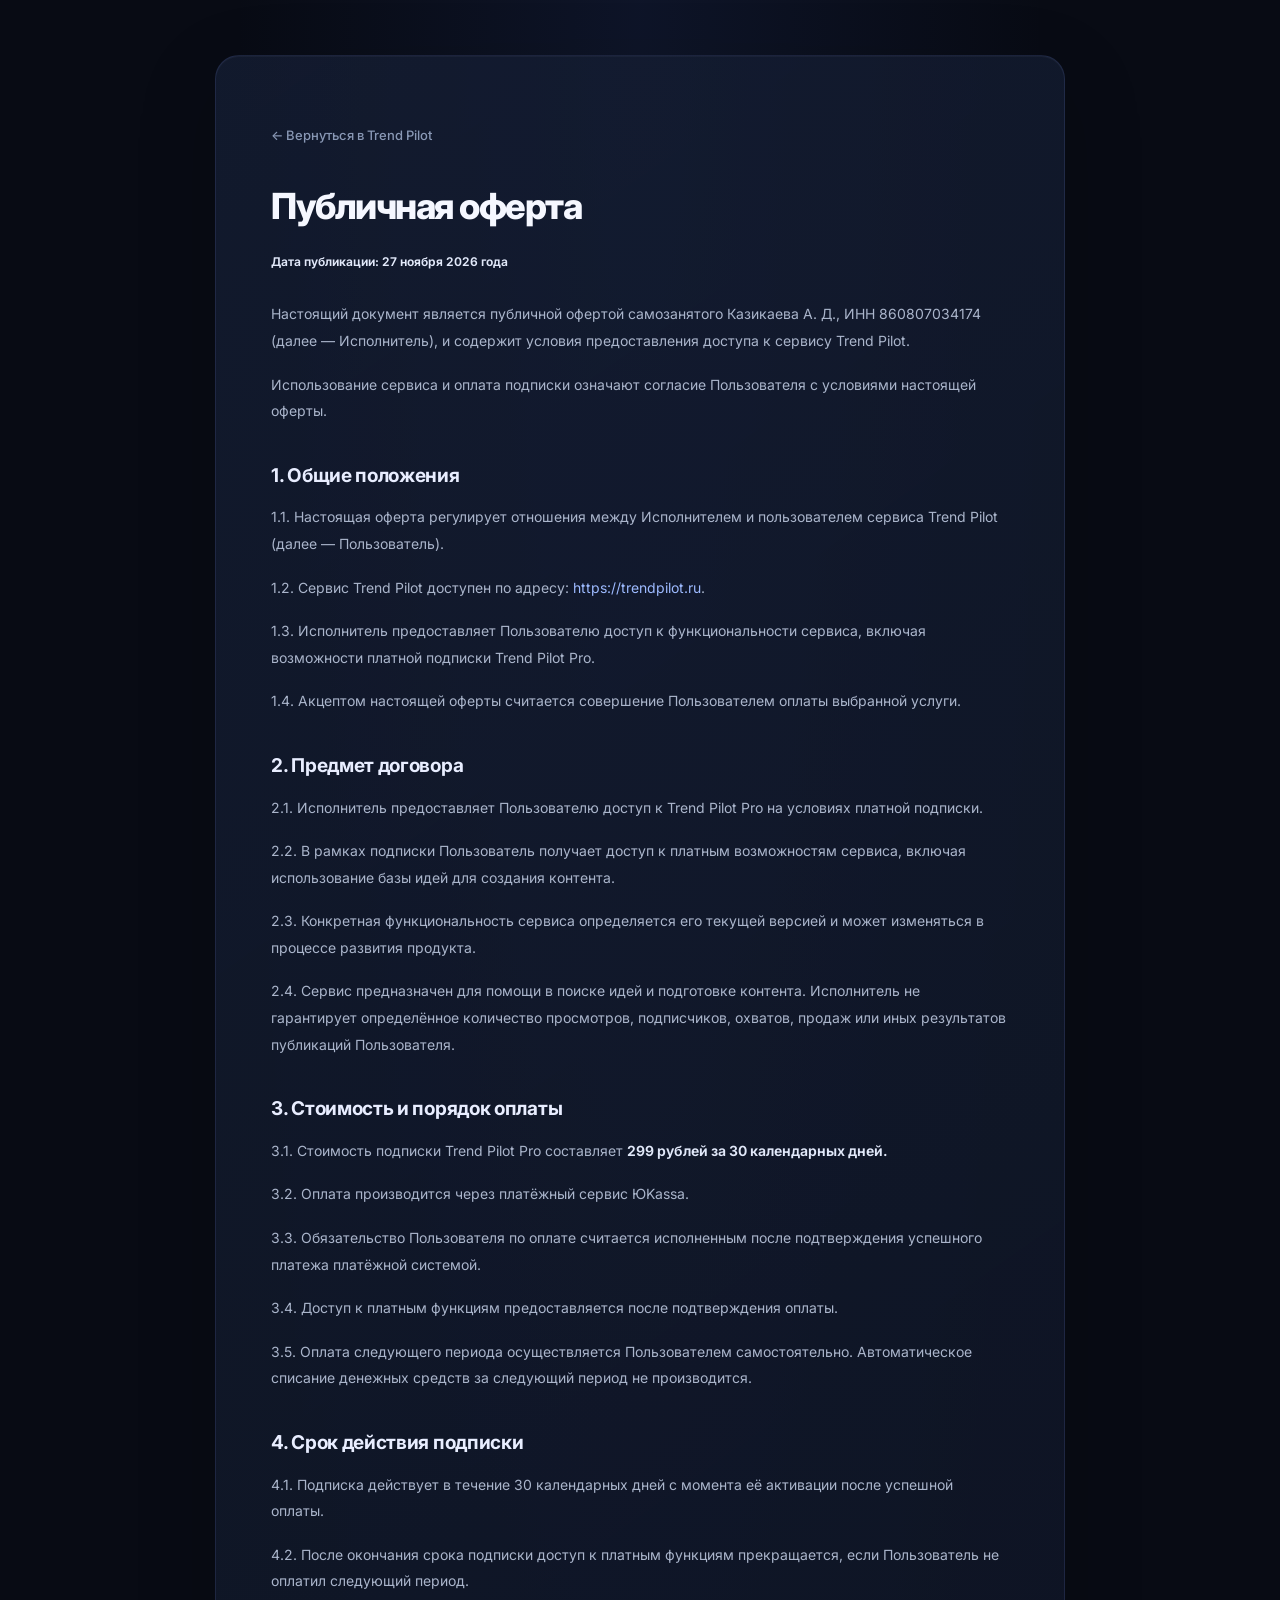
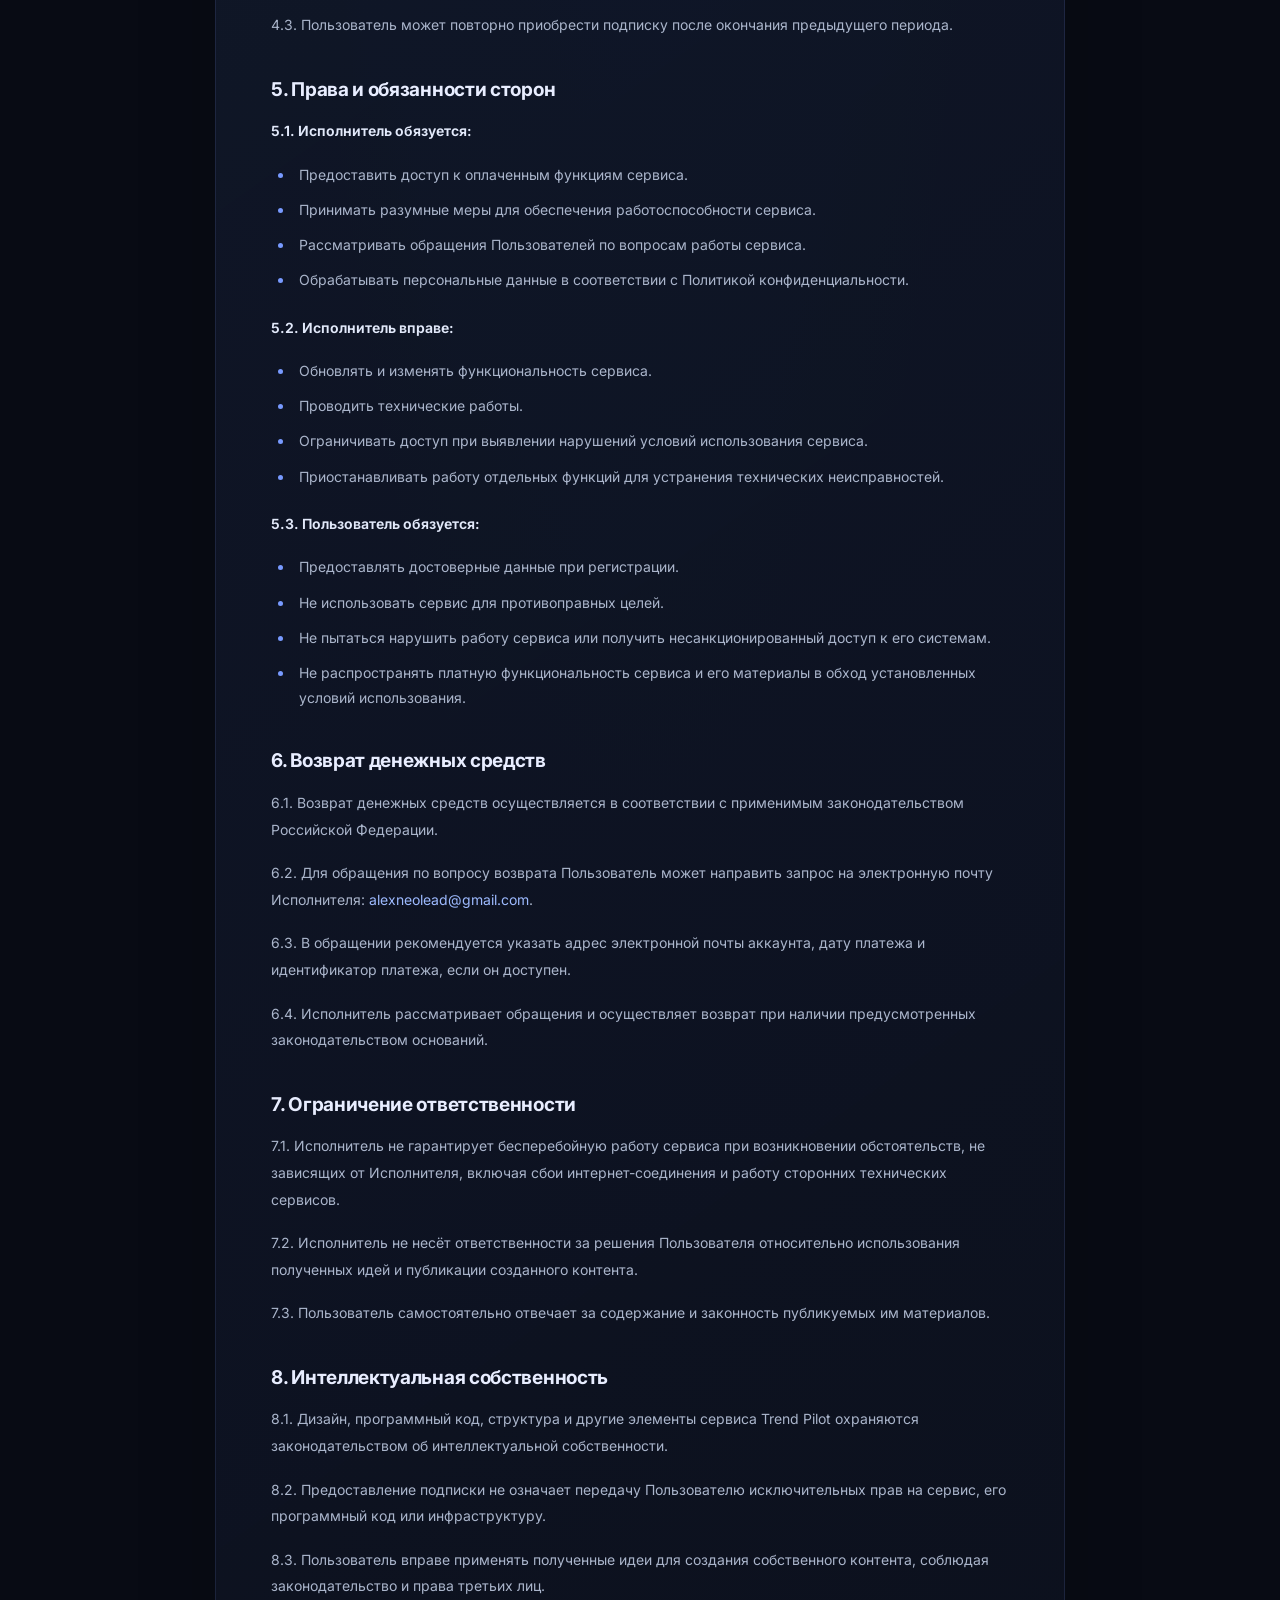
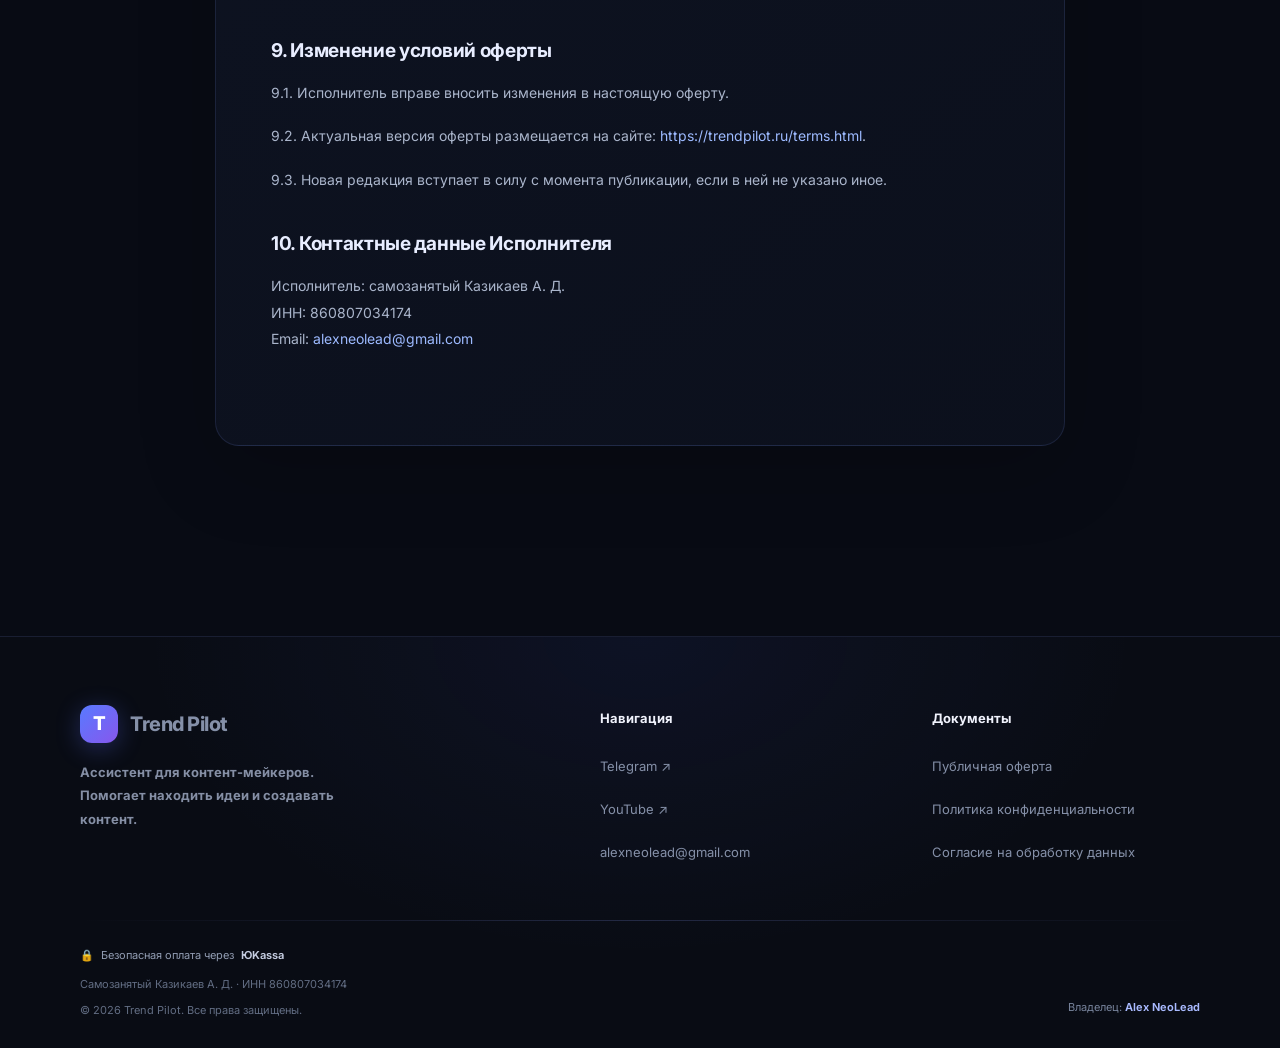
<file: terms.html>
<!DOCTYPE html>
<html lang="ru">
<head>
    <meta charset="UTF-8">
    <meta name="viewport" content="width=device-width, initial-scale=1.0">

    <link rel="stylesheet" href="/style.css">
    <link rel="stylesheet" href="/legal.css">

    <title>Публичная оферта — Trend Pilot</title>
    
</head>
<body>
    <div class="container">

        <a class="back" href="/">← Вернуться в Trend Pilot</a>

        <h1>Публичная оферта</h1>

        <p><strong>Дата публикации: 27 ноября 2026 года</strong></p>

        <p>
            Настоящий документ является публичной офертой самозанятого
            Казикаева А. Д., ИНН 860807034174 (далее — Исполнитель),
            и содержит условия предоставления доступа к сервису Trend Pilot.
        </p>

        <p>
            Использование сервиса и оплата подписки означают согласие
            Пользователя с условиями настоящей оферты.
        </p>

        <h2>1. Общие положения</h2>
        <p>1.1. Настоящая оферта регулирует отношения между Исполнителем и пользователем сервиса Trend Pilot (далее — Пользователь).</p>
        <p>1.2. Сервис Trend Pilot доступен по адресу: <a href="https://trendpilot.ru">https://trendpilot.ru</a>.</p>
        <p>1.3. Исполнитель предоставляет Пользователю доступ к функциональности сервиса, включая возможности платной подписки Trend Pilot Pro.</p>
        <p>1.4. Акцептом настоящей оферты считается совершение Пользователем оплаты выбранной услуги.</p>

        <h2>2. Предмет договора</h2>
        <p>2.1. Исполнитель предоставляет Пользователю доступ к Trend Pilot Pro на условиях платной подписки.</p>
        <p>2.2. В рамках подписки Пользователь получает доступ к платным возможностям сервиса, включая использование базы идей для создания контента.</p>
        <p>2.3. Конкретная функциональность сервиса определяется его текущей версией и может изменяться в процессе развития продукта.</p>
        <p>2.4. Сервис предназначен для помощи в поиске идей и подготовке контента. Исполнитель не гарантирует определённое количество просмотров, подписчиков, охватов, продаж или иных результатов публикаций Пользователя.</p>

        <h2>3. Стоимость и порядок оплаты</h2>
        <p>3.1. Стоимость подписки Trend Pilot Pro составляет <strong>299 рублей за 30 календарных дней.</strong></p>
        <p>3.2. Оплата производится через платёжный сервис ЮKassa.</p>
        <p>3.3. Обязательство Пользователя по оплате считается исполненным после подтверждения успешного платежа платёжной системой.</p>
        <p>3.4. Доступ к платным функциям предоставляется после подтверждения оплаты.</p>
        <p>3.5. Оплата следующего периода осуществляется Пользователем самостоятельно. Автоматическое списание денежных средств за следующий период не производится.</p>

        <h2>4. Срок действия подписки</h2>
        <p>4.1. Подписка действует в течение 30 календарных дней с момента её активации после успешной оплаты.</p>
        <p>4.2. После окончания срока подписки доступ к платным функциям прекращается, если Пользователь не оплатил следующий период.</p>
        <p>4.3. Пользователь может повторно приобрести подписку после окончания предыдущего периода.</p>

        <h2>5. Права и обязанности сторон</h2>
        <p><strong>5.1. Исполнитель обязуется:</strong></p>
        <ul>
            <li>Предоставить доступ к оплаченным функциям сервиса.</li>
            <li>Принимать разумные меры для обеспечения работоспособности сервиса.</li>
            <li>Рассматривать обращения Пользователей по вопросам работы сервиса.</li>
            <li>Обрабатывать персональные данные в соответствии с Политикой конфиденциальности.</li>
        </ul>
        <p><strong>5.2. Исполнитель вправе:</strong></p>
        <ul>
            <li>Обновлять и изменять функциональность сервиса.</li>
            <li>Проводить технические работы.</li>
            <li>Ограничивать доступ при выявлении нарушений условий использования сервиса.</li>
            <li>Приостанавливать работу отдельных функций для устранения технических неисправностей.</li>
        </ul>
        <p><strong>5.3. Пользователь обязуется:</strong></p>
        <ul>
            <li>Предоставлять достоверные данные при регистрации.</li>
            <li>Не использовать сервис для противоправных целей.</li>
            <li>Не пытаться нарушить работу сервиса или получить несанкционированный доступ к его системам.</li>
            <li>Не распространять платную функциональность сервиса и его материалы в обход установленных условий использования.</li>
        </ul>

        <h2>6. Возврат денежных средств</h2>
        <p>6.1. Возврат денежных средств осуществляется в соответствии с применимым законодательством Российской Федерации.</p>
        <p>6.2. Для обращения по вопросу возврата Пользователь может направить запрос на электронную почту Исполнителя: <a href="mailto:alexneolead@gmail.com">alexneolead@gmail.com</a>.</p>
        <p>6.3. В обращении рекомендуется указать адрес электронной почты аккаунта, дату платежа и идентификатор платежа, если он доступен.</p>
        <p>6.4. Исполнитель рассматривает обращения и осуществляет возврат при наличии предусмотренных законодательством оснований.</p>

        <h2>7. Ограничение ответственности</h2>
        <p>7.1. Исполнитель не гарантирует бесперебойную работу сервиса при возникновении обстоятельств, не зависящих от Исполнителя, включая сбои интернет-соединения и работу сторонних технических сервисов.</p>
        <p>7.2. Исполнитель не несёт ответственности за решения Пользователя относительно использования полученных идей и публикации созданного контента.</p>
        <p>7.3. Пользователь самостоятельно отвечает за содержание и законность публикуемых им материалов.</p>

        <h2>8. Интеллектуальная собственность</h2>
        <p>8.1. Дизайн, программный код, структура и другие элементы сервиса Trend Pilot охраняются законодательством об интеллектуальной собственности.</p>
        <p>8.2. Предоставление подписки не означает передачу Пользователю исключительных прав на сервис, его программный код или инфраструктуру.</p>
        <p>8.3. Пользователь вправе применять полученные идеи для создания собственного контента, соблюдая законодательство и права третьих лиц.</p>

        <h2>9. Изменение условий оферты</h2>
        <p>9.1. Исполнитель вправе вносить изменения в настоящую оферту.</p>
        <p>9.2. Актуальная версия оферты размещается на сайте: <a href="https://trendpilot.ru/terms.html">https://trendpilot.ru/terms.html</a>.</p>
        <p>9.3. Новая редакция вступает в силу с момента публикации, если в ней не указано иное.</p>

        <h2>10. Контактные данные Исполнителя</h2>
        <p>Исполнитель: самозанятый Казикаев А. Д.<br>ИНН: 860807034174<br>Email: <a href="mailto:alexneolead@gmail.com">alexneolead@gmail.com</a></p>

    </div>
    <!-- КОНТЕЙНЕР С ТЕКСТОМ ЗАКРЫТ ВЫШЕ -->

    <!-- ПОДВАЛ НА ВСЮ ШИРИНУ -->

<footer class="site-footer">
    <div class="footer-inner">

        <div class="footer-top">

            <!-- BRAND -->
            <div class="footer-brand">
                <a href="/" class="footer-logo">
                    <span class="footer-logo-mark">T</span>
                    <span>Trend Pilot</span>
                </a>

                <p class="footer-description">
                    Ассистент для контент-мейкеров. Помогает находить идеи и создавать контент.
                </p>
            </div>

            <!-- NAVIGATION -->
            <div class="footer-column">
                <div class="footer-column-title">Навигация</div>

                <a href="https://t.me/aneolead"
                   target="_blank"
                   rel="noopener noreferrer">Telegram ↗</a>

                <a href="https://youtube.com/@neolead_channel?si=k9Z8lEdC0MgEkfQe"
                   target="_blank"
                   rel="noopener noreferrer">YouTube ↗</a>

                <a href="mailto:alexneolead@gmail.com">
                    alexneolead@gmail.com
                </a>
            </div>

            <!-- DOCUMENTS -->
            <div class="footer-column">
                <div class="footer-column-title">Документы</div>

                <a href="/terms.html">Публичная оферта</a>
                <a href="/privacy.html">Политика конфиденциальности</a>
                <a href="/consent.html">Согласие на обработку данных</a>
            </div>

        </div>

        <div class="footer-divider"></div>

        <!-- BOTTOM -->
        <div class="footer-bottom">

            <div class="footer-legal">
                <div class="footer-payment">
                    <span>🔒</span>
                    Безопасная оплата через <strong>ЮKassa</strong>
                </div>

                <div>Самозанятый Казикаев А. Д. · ИНН 860807034174</div>
                <div>© 2026 Trend Pilot. Все права защищены.</div>
            </div>

            <div class="footer-signature">
                Владелец: <span>Alex NeoLead</span>
            </div>

        </div>

    </div>
</footer>

</body>
</html>
</file>
<file: style.css>
@import url('https://fonts.googleapis.com/css2?family=Inter:wght@400;500;600;700;800&display=swap');

:root {
    --bg: #080b14;
    --bg-secondary: #0d1220;
    --surface: rgba(18, 25, 43, .78);
    --surface-hover: rgba(26, 36, 59, .9);
    --border: rgba(148, 174, 255, .13);
    --border-hover: rgba(116, 160, 255, .35);

    --text: #f5f7ff;
    --muted: #929db5;

    --blue: #638bff;
    --cyan: #43d5ed;
    --gradient: linear-gradient(110deg, #6485ff 0%, #5bafff 50%, #55d9e8 100%);
    --glow: rgba(85, 145, 255, .22);

    --radius: 22px;
}

* {
    box-sizing: border-box;
}

html {
    scroll-behavior: smooth;
}

body {
    margin: 0;
    min-height: 100vh;
    overflow-x: hidden;
    color: var(--text);
    background:
        radial-gradient(ellipse at 50% -20%, rgba(65, 103, 210, .23), transparent 55%),
        radial-gradient(ellipse at 0% 50%, rgba(30, 104, 173, .08), transparent 40%),
        radial-gradient(ellipse at 100% 80%, rgba(55, 80, 190, .09), transparent 40%),
        var(--bg);
    font-family: 'Inter', sans-serif;
    -webkit-font-smoothing: antialiased;
}

button, input, textarea {
    font: inherit;
}

button {
    cursor: pointer;
}

a {
    color: inherit;
    text-decoration: none;
}

/* HEADER */

header {
    min-height: 78px;
    padding: 0 6%;
    display: flex;
    align-items: center;
    justify-content: space-between;
    position: relative;
    z-index: 10;
    background: rgba(8, 11, 20, .68);
    border-bottom: 1px solid rgba(148, 174, 255, .09);
    backdrop-filter: blur(24px);
}

.nav-switch {
    display: flex;
    align-items: center;
    gap: 5px;
    padding: 5px;
    border: 1px solid var(--border);
    border-radius: 100px;
    background: rgba(255,255,255,.035);
}

.nav-switch a {
    padding: 9px 17px;
    border-radius: 100px;
    color: var(--muted);
    font-size: 13px;
    font-weight: 600;
    transition: .25s ease;
}

.nav-switch a:hover,
.nav-switch a.active {
    color: white;
    background: rgba(103, 143, 255, .16);
}

/* SCREENS */

.type-screen,
.genre-screen {
    width: min(850px, calc(100% - 40px));
    margin: 0 auto;
    padding: 90px 0 100px;
    text-align: center;
}

.container {
    width: min(1080px, calc(100% - 40px));
    margin: 0 auto;
    padding: 75px 0 100px;
}

.title {
    max-width: 850px;
    margin: 0 auto 18px;
    color: #fff;
    font-size: clamp(36px, 5vw, 60px);
    font-weight: 800;
    line-height: 1.08;
    letter-spacing: -2.8px;
}

.subtitle {
    max-width: 570px;
    margin: 0 auto 40px;
    color: var(--muted);
    font-size: 15px;
    line-height: 1.75;
}

/* TYPE / GENRE BUTTONS */

.type-buttons,
.genre-buttons {
    display: grid;
    grid-template-columns: repeat(4, 1fr);
    gap: 14px;
    margin: 40px auto 0;
}

.genre-buttons {
    grid-template-columns: repeat(3, 1fr);
}

.type-btn,
.genre-btn {
    min-height: 105px;
    padding: 22px 15px;
    color: var(--text);
    font-size: 15px;
    font-weight: 600;
    border: 1px solid var(--border);
    border-radius: 19px;
    background:
        linear-gradient(145deg, rgba(32, 46, 77, .72), rgba(15, 21, 37, .82));
    box-shadow: inset 0 1px 0 rgba(255,255,255,.04);
    transition: .25s ease;
}

.type-btn:hover,
.genre-btn:hover {
    transform: translateY(-4px);
    border-color: rgba(105, 159, 255, .5);
    background:
        linear-gradient(145deg, rgba(46, 73, 125, .8), rgba(17, 28, 53, .95));
    box-shadow: 0 12px 35px rgba(44, 104, 220, .14);
}

/* SETTINGS */

.settings-bar {
    display: flex;
    justify-content: center;
    align-items: center;
    flex-wrap: wrap;
    gap: 10px;
    margin-bottom: 30px;
}

#currentSettings {
    color: var(--muted);
    font-size: 13px;
}

.settings-btn {
    padding: 9px 15px;
    border: 1px solid var(--border);
    border-radius: 100px;
    color: #b6c1d9;
    background: rgba(255,255,255,.035);
    font-size: 12px;
    transition: .2s ease;
}

.settings-btn:hover {
    color: white;
    border-color: var(--border-hover);
    background: rgba(91, 135, 255, .1);
}

/* IDEA */

.idea {
    width: min(780px, 100%);
    margin: 0 auto;
}

.idea-block {
    position: relative;
    overflow: hidden;
    padding: 35px;
    border: 1px solid rgba(131, 165, 255, .19);
    border-radius: 25px;
    background:
        radial-gradient(ellipse at 100% 0%, rgba(71, 123, 255, .13), transparent 48%),
        linear-gradient(145deg, rgba(25, 35, 59, .96), rgba(13, 18, 32, .98));
    box-shadow:
        0 25px 80px rgba(0,0,0,.3),
        0 0 55px rgba(63, 117, 255, .07),
        inset 0 1px 0 rgba(255,255,255,.06);
    animation: ideaAppear .45s ease both;
}

.idea-block::before {
    content: "";
    position: absolute;
    top: 0;
    left: 35px;
    right: 35px;
    height: 1px;
    background: linear-gradient(90deg, transparent, #6d9cff, #56d6ed, transparent);
    opacity: .8;
}

.idea-header {
    display: flex;
    justify-content: space-between;
    align-items: center;
    gap: 12px;
    margin-bottom: 28px;
}

.idea-tag {
    display: inline-flex;
    align-items: center;
    padding: 8px 13px;
    border: 1px solid rgba(105, 155, 255, .27);
    border-radius: 100px;
    color: #91baff;
    background: rgba(82, 133, 255, .12);
    font-size: 11px;
    font-weight: 700;
    letter-spacing: .5px;
    text-transform: uppercase;
}

.idea-text {
    margin: 0 0 30px;
    color: #fff;
    font-size: clamp(25px, 4vw, 35px);
    font-weight: 800;
    line-height: 1.3;
    letter-spacing: -1.1px;
}

.idea-body {
    display: grid;
    border-top: 1px solid var(--border);
}

.idea-row {
    display: grid;
    grid-template-columns: 115px 1fr;
    gap: 18px;
    padding: 20px 0;
    border-bottom: 1px solid var(--border);
    color: #c4cee2;
    font-size: 14px;
    line-height: 1.75;
}

.idea-label {
    color: #8290ac;
    font-size: 11px;
    font-weight: 700;
    letter-spacing: .8px;
    text-transform: uppercase;
}

.idea-row--hook {
    color: #fff;
    font-weight: 600;
}

.feedback {
    display: flex;
    gap: 10px;
    padding-top: 23px;
}

.fb-btn {
    width: 40px;
    height: 40px;
    display: inline-flex;
    justify-content: center;
    align-items: center;
    border: 1px solid var(--border);
    border-radius: 12px;
    color: #aab8d2;
    background: rgba(255,255,255,.045);
    transition: .2s ease;
}

.fb-btn:hover {
    color: white;
    border-color: rgba(100, 160, 255, .5);
    background: rgba(80, 130, 255, .16);
}

/* MAIN BUTTONS */

.button {
    min-height: 54px;
    padding: 0 25px;
    border-radius: 14px;
    font-size: 14px;
    font-weight: 700;
    transition: .25s ease;
}

.button:hover {
    transform: translateY(-2px);
}

.button--primary {
    color: #fff;
    border: 1px solid rgba(130, 177, 255, .7);
    background: linear-gradient(110deg, #5278ed, #438fe9 55%, #39bad2);
    box-shadow:
        0 8px 28px rgba(63, 120, 255, .27),
        inset 0 1px 0 rgba(255,255,255,.2);
}

.button--primary:hover {
    box-shadow:
        0 12px 38px rgba(63, 120, 255, .4),
        inset 0 1px 0 rgba(255,255,255,.25);
    filter: brightness(1.09);
}

.button--secondary {
    color: #e0e8fa;
    border: 1px solid var(--border-hover);
    background: rgba(255,255,255,.055);
}

.button--secondary:hover {
    background: rgba(89, 139, 255, .12);
}

/* STATES */

.state-block {
    padding: 55px 25px;
    border: 1px solid var(--border);
    border-radius: var(--radius);
    background:
        radial-gradient(ellipse at 50% 0%, rgba(75, 120, 255, .12), transparent 60%),
        var(--surface);
    text-align: center;
    animation: ideaAppear .3s ease both;
}

.state-icon {
    margin-bottom: 17px;
    font-size: 36px;
}

.state-title {
    margin: 0 0 10px;
    color: white;
    font-size: 23px;
    font-weight: 800;
}

.state-subtitle {
    color: var(--muted);
    font-size: 14px;
    line-height: 1.7;
}

.state-cta {
    margin-top: 20px;
}

/* SAVED IDEAS */

.saved-section {
    width: min(780px, 100%);
    margin: 80px auto 0;
    padding-top: 30px;
    border-top: 1px solid var(--border);
}

.saved-section h2 {
    margin: 0 0 22px;
    color: white;
    font-size: 23px;
    font-weight: 800;
}

.saved-ideas {
    display: grid;
    gap: 12px;
}

.saved-idea {
    padding: 19px 21px;
    border: 1px solid var(--border);
    border-radius: 16px;
    background: var(--surface);
    transition: .2s ease;
}

.saved-idea:hover {
    border-color: var(--border-hover);
    background: var(--surface-hover);
}

.saved-idea__row {
    display: flex;
    align-items: center;
    justify-content: space-between;
    gap: 15px;
}

.saved-idea__text {
    color: #e5ebf9;
    font-size: 14px;
    line-height: 1.65;
}

.saved-details {
    margin-top: 15px;
    color: var(--muted);
    font-size: 13px;
    line-height: 1.7;
}

.delete-button {
    border: none;
    color: #8290ac;
    background: transparent;
}

.delete-button:hover {
    color: #ff7777;
}

/* AUTH */

#authTitle {
    color: white;
    font-size: 22px;
    font-weight: 800;
}

#authSubtitle {
    color: var(--muted);
    font-size: 13px;
    line-height: 1.6;
}

#authEmail,
#authPassword {
    width: 100%;
    min-height: 49px;
    margin: 7px 0;
    padding: 0 15px;
    outline: none;
    border: 1px solid var(--border);
    border-radius: 12px;
    color: white;
    background: rgba(5, 9, 18, .65);
    transition: .2s ease;
}

#authEmail:focus,
#authPassword:focus {
    border-color: #638bff;
    box-shadow: 0 0 0 3px rgba(99, 139, 255, .12);
}

#forgotPassword,
#authSwitch {
    color: #82aaff;
    cursor: pointer;
}

#authSubmit,
#googleLogin {
    width: 100%;
    min-height: 49px;
    margin-top: 12px;
    border-radius: 12px;
    font-weight: 700;
}

#googleLogin {
    border: 1px solid var(--border-hover);
    color: white;
    background: rgba(255,255,255,.055);
}

#authMessage {
    color: var(--muted);
    font-size: 13px;
}

.user-header {
    display: flex;
    justify-content: space-between;
    align-items: center;
    gap: 15px;
    margin-bottom: 20px;
}

.user-name {
    color: white;
    font-weight: 700;
}

.logout-btn {
    padding: 8px 13px;
    border: 1px solid var(--border);
    border-radius: 10px;
    color: var(--muted);
    background: transparent;
}

/* PRO */

.subscription-section,
#proActiveSection {
    width: min(780px, 100%);
    margin: 45px auto 0;
    padding: 32px;
    overflow: hidden;
    position: relative;
    border: 1px solid rgba(102, 153, 255, .3);
    border-radius: 23px;
    background:
        radial-gradient(ellipse at 100% 0%, rgba(64, 148, 255, .2), transparent 55%),
        radial-gradient(ellipse at 0% 100%, rgba(70, 91, 220, .13), transparent 55%),
        linear-gradient(135deg, #141e36, #0d1426);
    box-shadow: 0 15px 50px rgba(0,0,0,.2);
}

.subscription-section h2,
#proActiveSection h2 {
    margin-top: 0;
    color: white;
    font-size: 26px;
    font-weight: 800;
}

.subscription-section p,
#proActiveSection p {
    color: #aab7d1;
    font-size: 14px;
    line-height: 1.7;
}

#payBtn {
    margin-top: 15px;
}

#proUntilDate {
    color: #82baff;
}

/* FOOTER */

footer {
    padding: 35px 6%;
    border-top: 1px solid var(--border);
    color: #78849e;
    font-size: 12px;
    line-height: 2;
    background: rgba(5, 8, 15, .4);
}

footer a {
    transition: color .2s ease;
}

footer a:hover {
    color: white;
}

/* ANIMATION */

@keyframes ideaAppear {
    from {
        opacity: 0;
        transform: translateY(13px);
    }
    to {
        opacity: 1;
        transform: translateY(0);
    }
}

/* RESPONSIVE */

@media (max-width: 700px) {
    header {
        min-height: 66px;
        padding: 0 18px;
    }

    .container {
        width: calc(100% - 28px);
        padding: 50px 0 70px;
    }

    .type-screen,
    .genre-screen {
        padding: 60px 0 75px;
    }

    .title {
        font-size: 38px;
        letter-spacing: -1.8px;
    }

    .subtitle {
        font-size: 14px;
        margin-bottom: 30px;
    }

    .type-buttons,
    .genre-buttons {
        grid-template-columns: repeat(2, 1fr);
        gap: 10px;
    }

    .type-btn,
    .genre-btn {
        min-height: 85px;
        border-radius: 15px;
    }

    .idea-block {
        padding: 25px 20px;
        border-radius: 19px;
    }

    .idea-block::before {
        left: 20px;
        right: 20px;
    }

    .idea-text {
        font-size: 26px;
    }

    .idea-row {
        grid-template-columns: 1fr;
        gap: 6px;
        padding: 15px 0;
        font-size: 13px;
    }

    .idea-label {
        font-size: 10px;
    }

    .button {
        min-height: 50px;
        padding: 0 17px;
        font-size: 13px;
    }

    .saved-section {
        margin-top: 60px;
    }

    .subscription-section,
    #proActiveSection {
        padding: 24px 20px;
    }

    footer {
        padding: 28px 20px;
    }
}

@media (prefers-reduced-motion: reduce) {
    *,
    *::before,
    *::after {
        scroll-behavior: auto !important;
        animation-duration: .01ms !important;
        transition-duration: .01ms !important;
    }
}


/* =====================================
   PREMIUM SAAS — MISSING HTML ELEMENTS
===================================== */

/* BRAND */

.brand {
    display: flex;
    align-items: center;
    gap: 11px;
    color: #fff;
    font-size: 17px;
    font-weight: 800;
    letter-spacing: -.5px;
}

.brand-mark {
    width: 36px;
    height: 36px;
    display: flex;
    align-items: center;
    justify-content: center;
    border-radius: 11px;
    color: #fff;
    font-size: 19px;
    font-weight: 800;
    background: linear-gradient(135deg, #638bff, #43c9ed);
    box-shadow: 0 4px 20px rgba(80, 140, 255, .35);
}

/* HERO */

.hero-eyebrow {
    display: flex;
    align-items: center;
    justify-content: center;
    gap: 9px;
    margin-bottom: 25px;
    color: #91b5ff;
    font-size: 10px;
    font-weight: 700;
    letter-spacing: 2px;
}

.hero-dot {
    width: 7px;
    height: 7px;
    flex-shrink: 0;
    border-radius: 50%;
    background: #54c9ff;
    box-shadow: 0 0 12px #54aaff;
}

.type-screen .title,
.genre-screen .title,
.workspace-hero .title {
    background: linear-gradient(110deg, #fff 15%, #b8ccff 55%, #75d9f5 100%);
    -webkit-background-clip: text;
    background-clip: text;
    -webkit-text-fill-color: transparent;
}

.hero-note {
    display: flex;
    align-items: center;
    justify-content: center;
    gap: 9px;
    margin-top: 35px;
    color: #8795b1;
    font-size: 12px;
}

.hero-note span {
    color: #83b7ff;
}

/* SELECTION BUTTONS */

.type-btn,
.genre-btn {
    display: flex;
    flex-direction: column;
    align-items: center;
    justify-content: center;
    gap: 13px;
}

.selection-icon {
    width: 34px;
    height: 34px;
    display: flex;
    align-items: center;
    justify-content: center;
    border-radius: 10px;
    color: #a9c5ff;
    background: rgba(99, 139, 255, .13);
    font-size: 17px;
}

/* WORKSPACE */

.workspace-hero {
    text-align: center;
    margin-bottom: 35px;
}

.workspace-heading,
.section-heading {
    display: flex;
    align-items: center;
    justify-content: space-between;
    gap: 15px;
    margin-bottom: 22px;
}

.workspace-heading h2,
.section-heading h2 {
    margin: 8px 0 0;
    color: #fff;
    font-size: 23px;
    font-weight: 800;
    letter-spacing: -.7px;
}

.workspace-label {
    color: #829bc9;
    font-size: 10px;
    font-weight: 700;
    letter-spacing: 1.8px;
}

.workspace-indicator {
    display: flex;
    align-items: center;
    gap: 8px;
    color: #8797b5;
    font-size: 9px;
    font-weight: 700;
    letter-spacing: 1px;
}

/* IDEA WORKSPACE */

.idea-workspace {
    max-width: 820px;
    margin: 0 auto;
    padding: 28px;
    border: 1px solid rgba(126, 158, 255, .15);
    border-radius: 27px;
    background:
        radial-gradient(ellipse at 50% 0%, rgba(80, 125, 255, .10), transparent 60%),
        rgba(13, 19, 34, .55);
    box-shadow: 0 25px 80px rgba(0, 0, 0, .18);
    backdrop-filter: blur(20px);
}

.idea-placeholder {
    min-height: 230px;
    display: flex;
    flex-direction: column;
    align-items: center;
    justify-content: center;
    padding: 35px 20px;
    text-align: center;
}

.placeholder-icon {
    width: 55px;
    height: 55px;
    display: flex;
    align-items: center;
    justify-content: center;
    margin-bottom: 20px;
    border: 1px solid rgba(111, 157, 255, .3);
    border-radius: 17px;
    color: #9dc5ff;
    background: linear-gradient(135deg, rgba(91, 128, 255, .2), rgba(60, 199, 234, .12));
    box-shadow: 0 0 35px rgba(83, 132, 255, .13);
    font-size: 25px;
}

.idea-placeholder h3 {
    margin: 0 0 10px;
    color: #fff;
    font-size: 19px;
    font-weight: 700;
}

.idea-placeholder p {
    max-width: 390px;
    margin: 0;
    color: var(--muted);
    font-size: 13px;
    line-height: 1.7;
}

/* ACTIONS */

.idea-actions {
    display: flex;
    justify-content: center;
    flex-wrap: wrap;
    gap: 12px;
    margin-top: 22px;
}

.button-arrow {
    display: inline-block;
    margin-left: 9px;
    font-size: 17px;
    transition: transform .2s ease;
}

.button--primary:hover .button-arrow {
    transform: translateX(4px);
}

/* PRO DECORATION */

.subscription-section {
    display: flex;
    align-items: center;
    justify-content: space-between;
    gap: 25px;
}

.pro-content {
    position: relative;
    z-index: 2;
    max-width: 470px;
}

.pro-label {
    display: flex;
    align-items: center;
    gap: 9px;
    margin-bottom: 20px;
    color: #9ebcff;
    font-size: 10px;
    font-weight: 800;
    letter-spacing: 1.8px;
}

.pro-price {
    display: flex;
    align-items: baseline;
    gap: 7px;
    margin-top: 20px;
}

.pro-amount {
    color: #fff;
    font-size: 34px;
    font-weight: 800;
    letter-spacing: -1.5px;
}

.pro-period {
    color: #91a2c2;
    font-size: 13px;
}

.pro-decoration {
    position: relative;
    width: 190px;
    height: 190px;
    flex-shrink: 0;
    display: flex;
    align-items: center;
    justify-content: center;
}

.pro-orb {
    position: absolute;
    width: 155px;
    height: 155px;
    border-radius: 50%;
    background: linear-gradient(135deg, #668bff, #43d5ed);
    filter: blur(35px);
    opacity: .38;
}

.pro-orb-inner {
    position: relative;
    width: 115px;
    height: 115px;
    border: 1px solid rgba(170, 205, 255, .5);
    border-radius: 35px;
    background: linear-gradient(135deg, rgba(105, 145, 255, .3), rgba(65, 200, 235, .12));
    box-shadow:
        inset 0 1px 15px rgba(255,255,255,.13),
        0 0 45px rgba(79, 143, 255, .2);
    transform: rotate(-12deg);
}

.pro-star {
    position: absolute;
    color: #fff;
    font-size: 43px;
    text-shadow: 0 0 25px #78caff;
}

/* FOOTER */

.footer-main {
    max-width: 1080px;
    margin: 0 auto;
}

.footer-brand {
    display: flex;
    align-items: center;
    gap: 10px;
    color: #fff;
    font-size: 15px;
    font-weight: 700;
}

.footer-brand .brand-mark {
    width: 30px;
    height: 30px;
    font-size: 15px;
}

.footer-main p {
    color: #8290a9;
}

/* RESPONSIVE */

@media (max-width: 700px) {
    .hero-eyebrow {
        font-size: 9px;
        letter-spacing: 1.5px;
    }

    .idea-workspace {
        padding: 18px 13px;
        border-radius: 20px;
    }

    .workspace-heading h2,
    .section-heading h2 {
        font-size: 19px;
    }

    .workspace-indicator {
        font-size: 8px;
    }

    .idea-actions {
        flex-direction: column;
    }

    .idea-actions .button {
        width: 100%;
    }

    .subscription-section {
        position: relative;
    }

    .pro-decoration {
        position: absolute;
        right: -55px;
        bottom: -45px;
        opacity: .35;
        pointer-events: none;
    }

    .pro-content {
        max-width: 100%;
    }

    .workspace-hero {
        margin-bottom: 25px;
    }
}


/* ========================================
   TREND PILOT — PREMIUM IDEA EXPERIENCE
======================================== */

/* Карточка с идеей */
.idea-block {
    position: relative;
    width: 100%;
    padding: 32px;
    overflow: hidden;
    border-radius: 24px;
    background:
        radial-gradient(ellipse at 90% 0%, rgba(80, 110, 255, .13), transparent 42%),
        linear-gradient(145deg, #151a2a 0%, #101522 55%, #111827 100%);
    border: 1px solid rgba(135, 155, 255, .17);
    box-shadow:
        0 20px 60px rgba(0, 0, 0, .28),
        inset 0 1px 0 rgba(255, 255, 255, .045);
    animation: ideaAppear .45s ease both;
}

@keyframes ideaAppear {
    from {
        opacity: 0;
        transform: translateY(12px);
    }
    to {
        opacity: 1;
        transform: translateY(0);
    }
}

.idea-header {
    margin-bottom: 30px;
}

.idea-tag {
    display: inline-flex;
    align-items: center;
    gap: 7px;
    padding: 7px 12px;
    margin-bottom: 19px;
    border-radius: 8px;
    color: #a9baff;
    background: rgba(91, 117, 255, .12);
    border: 1px solid rgba(119, 143, 255, .2);
    font-size: 10px;
    font-weight: 750;
    letter-spacing: 1.1px;
}

.idea-text {
    margin: 0;
    color: #f5f7ff;
    font-size: clamp(22px, 3vw, 30px);
    line-height: 1.3;
    font-weight: 700;
    letter-spacing: -.8px;
}

/* Информационные блоки */
.idea-body {
    display: grid;
    gap: 12px;
}

.idea-row {
    position: relative;
    padding: 19px 21px;
    border-radius: 15px;
    background: rgba(255, 255, 255, .035);
    border: 1px solid rgba(255, 255, 255, .065);
    transition: background .2s ease, border-color .2s ease;
}

.idea-row:hover {
    background: rgba(255, 255, 255, .055);
    border-color: rgba(130, 150, 255, .2);
}

.idea-label {
    display: block;
    margin-bottom: 9px;
    color: #91a7ff;
    font-size: 10px;
    font-weight: 750;
    letter-spacing: 1.2px;
    text-transform: uppercase;
}

.idea-row p {
    margin: 0;
    color: #d3d9e8;
    font-size: 14px;
    line-height: 1.75;
}

.idea-row--hook {
    background:
        linear-gradient(110deg, rgba(91, 117, 255, .12), rgba(137, 91, 255, .07));
    border-color: rgba(123, 137, 255, .2);
}

.idea-row--hook p {
    color: #eef0ff;
    font-weight: 550;
}

/* Оценка идеи */
.feedback {
    display: flex;
    align-items: center;
    gap: 9px;
    margin-top: 23px;
    padding-top: 19px;
    border-top: 1px solid rgba(255, 255, 255, .07);
}

.fb-btn {
    min-width: 43px;
    height: 38px;
    padding: 0 12px;
    border-radius: 11px;
    background: rgba(255, 255, 255, .045);
    border: 1px solid rgba(255, 255, 255, .09);
    color: #cbd3e5;
    font-size: 15px;
    cursor: pointer;
    transition: .2s ease;
}

.fb-btn:hover:not(:disabled) {
    background: rgba(105, 127, 255, .15);
    border-color: rgba(126, 145, 255, .4);
    transform: translateY(-2px);
}

.fb-btn:disabled {
    opacity: .7;
    cursor: default;
}

/* Пустое состояние и сообщения */
.state-block {
    min-height: 210px;
    display: flex;
    flex-direction: column;
    align-items: center;
    justify-content: center;
    text-align: center;
    padding: 35px 20px;
    border-radius: 24px;
    background:
        radial-gradient(ellipse at 50% 0%, rgba(89, 113, 255, .13), transparent 65%),
        #131827;
    border: 1px solid rgba(135, 155, 255, .13);
    animation: ideaAppear .35s ease both;
}

.state-icon {
    margin-bottom: 16px;
    font-size: 32px;
    filter: drop-shadow(0 0 15px rgba(111, 132, 255, .3));
}

.state-title {
    color: #f2f4ff;
    font-size: 19px;
    font-weight: 700;
    margin-bottom: 8px;
}

.state-subtitle {
    color: #929bb1;
    font-size: 13px;
    line-height: 1.6;
}

.state-cta {
    margin-top: 20px;
    padding: 11px 20px;
    border-radius: 11px;
    color: white;
    background: linear-gradient(110deg, #526fff, #8058ed);
    border: none;
    cursor: pointer;
}

/* Сохранённые идеи */
.saved-idea {
    padding: 17px 19px;
    margin-bottom: 10px;
    border-radius: 14px;
    background: rgba(255, 255, 255, .035);
    border: 1px solid rgba(255, 255, 255, .075);
    transition: .2s ease;
}

.saved-idea:hover {
    background: rgba(255, 255, 255, .055);
    border-color: rgba(120, 140, 255, .22);
}

.saved-idea__row {
    display: flex;
    align-items: center;
    justify-content: space-between;
    gap: 15px;
}

.saved-idea__text {
    color: #e8ecfa;
    font-size: 13px;
    line-height: 1.6;
}

.saved-details {
    padding-top: 13px;
    margin-top: 14px;
    border-top: 1px solid rgba(255, 255, 255, .07);
    color: #aeb8ce;
    font-size: 13px;
    line-height: 1.7;
}

.saved-details p {
    margin: 8px 0;
}

.delete-button,
.logout-btn {
    flex-shrink: 0;
    padding: 7px 11px;
    border-radius: 9px;
    color: #aab4ca;
    background: rgba(255, 255, 255, .045);
    border: 1px solid rgba(255, 255, 255, .08);
    font-size: 11px;
    cursor: pointer;
    transition: .2s ease;
}

.delete-button:hover {
    color: #ff9292;
    border-color: rgba(255, 100, 100, .3);
}

.user-header {
    display: flex;
    align-items: center;
    justify-content: space-between;
    gap: 12px;
    margin-bottom: 20px;
}

.user-name {
    color: #e8ecfa;
    font-size: 13px;
    font-weight: 600;
}

/* Авторизация */
.auth-btn {
    min-height: 46px;
    border-radius: 12px;
    color: white;
    background: linear-gradient(110deg, #526fff, #8058ed);
    border: 1px solid rgba(255, 255, 255, .12);
    font-size: 13px;
    font-weight: 650;
    cursor: pointer;
    transition: .2s ease;
}

.auth-btn:hover {
    filter: brightness(1.12);
    transform: translateY(-1px);
}

.auth-btn:disabled {
    opacity: .6;
    cursor: wait;
    transform: none;
}

/* Адаптация */
@media (max-width: 600px) {
    .idea-block {
        padding: 21px 17px;
        border-radius: 19px;
    }

    .idea-header {
        margin-bottom: 23px;
    }

    .idea-text {
        font-size: 23px;
    }

    .idea-row {
        padding: 16px;
    }

    .idea-row p {
        font-size: 13px;
    }

    .saved-idea {
        padding: 14px;
    }
}


/* ========================================
   TREND PILOT — PREMIUM FOOTER
======================================== */

.site-footer {
    position: relative;
    overflow: hidden;
    margin-top: 100px;
    padding: 68px 28px 30px;
    background:
        radial-gradient(
            ellipse at 15% 0%,
            rgba(77, 104, 255, .09),
            transparent 42%
        ),
        radial-gradient(
            ellipse at 90% 30%,
            rgba(125, 79, 255, .045),
            transparent 40%
        ),
        linear-gradient(180deg, #0d111c 0%, #090c14 100%);
    border-top: 1px solid rgba(133, 153, 255, .13);
}

.footer-inner {
    position: relative;
    max-width: 1120px;
    margin: 0 auto;
}

/* TOP GRID */

.footer-top {
    display: grid;
    grid-template-columns: 1.7fr 1fr 1fr;
    gap: 65px;
    padding-bottom: 55px;
}

/* BRAND */

.footer-logo {
    display: inline-flex;
    align-items: center;
    gap: 12px;
    color: #f4f6ff;
    font-size: 20px;
    font-weight: 750;
    letter-spacing: -.5px;
    text-decoration: none;
}

.footer-logo-mark {
    display: flex;
    align-items: center;
    justify-content: center;
    width: 38px;
    height: 38px;
    border-radius: 12px;
    color: white;
    background: linear-gradient(135deg, #587aff, #8757ed);
    box-shadow: 0 5px 25px rgba(90, 112, 255, .3);
    font-size: 19px;
    font-weight: 800;
}

.footer-description {
    max-width: 290px;
    margin: 18px 0 0;
    color: #858fa5;
    font-size: 13px;
    line-height: 1.8;
}

/* COLUMNS */

.footer-column {
    display: flex;
    flex-direction: column;
    align-items: flex-start;
    gap: 17px;
}

.footer-column-title {
    margin-bottom: 5px;
    color: #f0f2fc;
    font-size: 13px;
    font-weight: 700;
}

.footer-column a {
    color: #8791a8;
    font-size: 13px;
    text-decoration: none;
    transition: color .2s ease;
}

.footer-column a:hover {
    color: #a9baff;
}

/* DIVIDER */

.footer-divider {
    height: 1px;
    background: linear-gradient(
        90deg,
        transparent,
        rgba(138, 155, 255, .2),
        transparent
    );
}

/* BOTTOM */

.footer-bottom {
    display: flex;
    align-items: flex-end;
    justify-content: space-between;
    gap: 25px;
    padding-top: 26px;
}

.footer-legal {
    display: flex;
    flex-direction: column;
    gap: 9px;
    color: #626d83;
    font-size: 11px;
    line-height: 1.5;
}

.footer-payment {
    display: flex;
    align-items: center;
    gap: 7px;
    margin-bottom: 4px;
    color: #929db3;
}

.footer-payment strong {
    color: #c4cce0;
    font-weight: 650;
}

.footer-signature {
    color: #77839b;
    font-size: 11px;
    white-space: nowrap;
}

.footer-signature span {
    color: #a9baff;
    font-weight: 650;
}

/* RESPONSIVE */

@media (max-width: 760px) {
    .site-footer {
        margin-top: 65px;
        padding: 50px 22px 25px;
    }

    .footer-top {
        grid-template-columns: 1fr 1fr;
        gap: 40px 25px;
    }

    .footer-brand {
        grid-column: 1 / -1;
    }

    .footer-bottom {
        align-items: flex-start;
        flex-direction: column;
        gap: 20px;
    }
}

@media (max-width: 420px) {
    .footer-top {
        grid-template-columns: 1fr;
        gap: 32px;
    }

    .footer-brand {
        grid-column: auto;
    }
}


/* AUTH SWITCH — HOVER GLOW */

#authSwitch {
    color: #91a7ff !important;
    cursor: pointer;
    transition:
        color .25s ease,
        text-shadow .25s ease;
}

#authSwitch:hover {
    color: #c0cbff !important;
    text-shadow:
        0 0 8px rgba(110, 137, 255, .55),
        0 0 20px rgba(110, 137, 255, .3);
}

#authSwitchText {
    transition: color .25s ease;
}

#authSwitchText:hover {
    color: #cbd3e8;
}

/* Забыли пароль? */
#forgotPassword {
    transition: color .25s ease, text-shadow .25s ease;
}

#forgotPassword:hover {
    color: #a9baff !important;
    text-shadow: 0 0 13px rgba(110, 137, 255, .55);
}

/* MAIN FOOTER ALIGNMENT */

.main-page .footer-top {
    align-items: start;
}

.main-page .footer-brand {
    display: flex;
    flex-direction: column;
    align-items: flex-start;
    gap: 0;
    margin-top: 0;
}

.main-page .footer-logo {
    display: inline-flex;
    align-items: center;
    margin: 0;
    line-height: 1;
}

.main-page .footer-description {
    display: flex;
    flex-direction: column;
    gap: 10px;
    margin-top: 18px;
}


/* =====================================
   TREND PILOT — SPACIOUS SELECTION UI
===================================== */

.type-screen,
.genre-screen {
    width: min(940px, calc(100% - 48px));
    margin: 0 auto;
    padding: 105px 0 95px;
    text-align: center;
}

/* EYEBROW */

.type-screen .hero-eyebrow,
.genre-screen .hero-eyebrow {
    margin-bottom: 34px;
    font-size: 10px;
    letter-spacing: 2.4px;
}

/* HEADINGS */

.type-screen .title,
.genre-screen .title {
    max-width: 760px;
    margin: 0 auto 25px;
    font-size: clamp(40px, 5vw, 58px);
    line-height: 1.14;
    letter-spacing: -2.6px;
}

/* SUBTITLES */

.type-screen .subtitle,
.genre-screen .subtitle {
    max-width: 480px;
    margin: 0 auto;
    color: #929db5;
    font-size: 14px;
    line-height: 1.9;
}

/* CARDS */

.type-buttons,
.genre-buttons {
    width: 100%;
    margin: 65px auto 0;
    gap: 20px;
}

.type-btn,
.genre-btn {
    min-height: 145px;
    padding: 26px 20px;
    border-radius: 21px;
    gap: 17px;
    background:
        linear-gradient(
            145deg,
            rgba(29, 42, 70, .72),
            rgba(13, 19, 34, .88)
        );
    border: 1px solid rgba(148, 174, 255, .13);
    box-shadow:
        inset 0 1px 0 rgba(255,255,255,.035),
        0 12px 35px rgba(0,0,0,.08);
}

.type-btn:hover,
.genre-btn:hover {
    transform: translateY(-5px);
    border-color: rgba(105, 159, 255, .48);
    box-shadow: 0 18px 40px rgba(44, 104, 220, .13);
}

/* ICONS */

.selection-icon {
    width: 42px;
    height: 42px;
    border-radius: 13px;
    font-size: 18px;
}

/* NOTE */

.type-screen .hero-note {
    margin-top: 55px;
    color: #77849d;
    font-size: 11px;
}

/* MOBILE */

@media (max-width: 700px) {
    .type-screen,
    .genre-screen {
        width: calc(100% - 36px);
        padding: 75px 0 65px;
    }

    .type-screen .hero-eyebrow,
    .genre-screen .hero-eyebrow {
        margin-bottom: 27px;
    }

    .type-screen .title,
    .genre-screen .title {
        font-size: 36px;
        letter-spacing: -1.7px;
        line-height: 1.17;
        margin-bottom: 19px;
    }

    .type-screen .subtitle,
    .genre-screen .subtitle {
        max-width: 340px;
        font-size: 13px;
        line-height: 1.8;
    }

    .type-buttons,
    .genre-buttons {
        margin-top: 43px;
        gap: 13px;
    }

    .type-btn,
    .genre-btn {
        min-height: 118px;
        padding: 18px 12px;
        border-radius: 17px;
        gap: 13px;
    }

    .selection-icon {
        width: 37px;
        height: 37px;
    }

    .type-screen .hero-note {
        margin-top: 38px;
    }
}


/* SELECTION — NEW COMPOSITION */

.type-screen,
.genre-screen {
    width: min(1000px, calc(100% - 64px));
    margin: 0 auto;
    padding: 100px 0 110px;
    text-align: left;
}

.type-screen .hero-eyebrow,
.genre-screen .hero-eyebrow {
    justify-content: flex-start;
    margin-bottom: 30px;
}

.type-screen .title,
.genre-screen .title {
    max-width: 720px;
    margin: 0 0 20px;
    font-size: clamp(42px, 5vw, 62px);
    line-height: 1.1;
}

.type-screen .subtitle,
.genre-screen .subtitle {
    max-width: 460px;
    margin: 0;
    line-height: 1.8;
}

/* FORMAT GRID */

.type-buttons {
    grid-template-columns: repeat(2, minmax(0, 1fr));
    gap: 18px;
    margin: 65px 0 0;
}

.type-btn {
    min-height: 125px;
    flex-direction: row;
    justify-content: flex-start;
    text-align: left;
    padding: 25px 28px;
    gap: 20px;
}

.selection-icon {
    flex-shrink: 0;
    width: 46px;
    height: 46px;
}

/* DIRECTION GRID */

.genre-buttons {
    grid-template-columns: repeat(3, minmax(0, 1fr));
    gap: 18px;
    margin: 65px 0 0;
}

.genre-btn {
    min-height: 105px;
    align-items: flex-start;
    justify-content: center;
    text-align: left;
    padding: 25px;
}

/* BOTTOM NOTE */

.type-screen .hero-note {
    justify-content: flex-start;
    margin-top: 55px;
}

/* MOBILE */

@media (max-width: 700px) {
    .type-screen,
    .genre-screen {
        width: calc(100% - 36px);
        padding: 70px 0 75px;
    }

    .type-screen .title,
    .genre-screen .title {
        font-size: 39px;
        letter-spacing: -1.8px;
    }

    .type-buttons,
    .genre-buttons {
        grid-template-columns: repeat(2, minmax(0, 1fr));
        gap: 12px;
        margin-top: 42px;
    }

    .type-btn {
        min-height: 105px;
        padding: 17px;
        gap: 12px;
    }

    .genre-btn {
        min-height: 95px;
        padding: 18px;
    }

    .selection-icon {
        width: 36px;
        height: 36px;
    }
}

@media (max-width: 390px) {
    .type-screen .title,
    .genre-screen .title {
        font-size: 34px;
    }

    .type-btn {
        padding: 13px;
        gap: 9px;
    }
}

.genre-btn {
    min-width: 0;
    white-space: nowrap;
    font-size: 14px;
    padding-left: 14px;
    padding-right: 14px;
}
</file>
<file: legal.css>
/* ========================================
   TREND PILOT — LEGAL PAGES
======================================== */

* {
    margin: 0;
    padding: 0;
    box-sizing: border-box;
}

body {
    min-height: 100vh;
    display: flex;
    flex-direction: column;

    background:
        radial-gradient(
            ellipse at 50% 0%,
            rgba(68, 105, 220, .10),
            transparent 45%
        ),
        #080b14;

    color: #f4f6ff;
    font-family: 'Inter', -apple-system, BlinkMacSystemFont,
        "Segoe UI", sans-serif;

    font-size: 15px;
    line-height: 1.8;
}

/* DOCUMENT */

.container {
    position: relative;

    width: min(850px, calc(100% - 40px));
    margin: 0 auto;
    padding: 65px 55px 75px;

    flex: 1;

    background:
        linear-gradient(
            145deg,
            rgba(21, 30, 52, .78),
            rgba(12, 17, 30, .88)
        );

    border: 1px solid rgba(133, 153, 255, .13);
    border-radius: 24px;

    box-shadow:
        0 25px 80px rgba(0, 0, 0, .18),
        inset 0 1px 0 rgba(255,255,255,.035);

    margin-top: 55px;
    margin-bottom: 90px;
}

/* BACK LINK */

.back {
    display: inline-flex;
    align-items: center;
    gap: 8px;

    margin-bottom: 38px;

    color: #8998b5;
    font-size: 13px;
    font-weight: 500;

    text-decoration: none;
    transition: color .2s ease;
}

.back:hover {
    color: #b7caff;
}

/* HEADINGS */

.container h1 {
    margin-bottom: 22px;

    color: #f5f7ff;
    font-size: clamp(28px, 4vw, 36px);
    font-weight: 800;
    line-height: 1.2;
    letter-spacing: -1.5px;
}

.container h2 {
    margin-top: 38px;
    margin-bottom: 15px;

    color: #e8edff;
    font-size: 19px;
    font-weight: 700;
    line-height: 1.4;
    letter-spacing: -.3px;
}

/* TEXT */

.container p {
    margin-bottom: 17px;

    color: #aab5cb;
    font-size: 14px;
    line-height: 1.9;
}

.container p strong {
    color: #e2e9fa;
    font-weight: 650;
}

.container ul {
    display: flex;
    flex-direction: column;
    gap: 10px;

    margin: 12px 0 22px;
    padding-left: 23px;
}

.container li {
    padding-left: 5px;

    color: #aab5cb;
    font-size: 14px;
    line-height: 1.8;
}

.container li::marker {
    color: #789aff;
}

/* LINKS */

.container a:not(.back) {
    color: #9dbaff;
    text-decoration: none;

    text-underline-offset: 4px;
    transition: color .2s ease;
}

.container a:not(.back):hover {
    color: #c4d5ff;
    text-decoration: underline;
}

/* DOCUMENT DATE */

.container > p:first-of-type {
    margin-bottom: 28px;
    color: #7788a8;
    font-size: 12px;
}

/* FOOTER — LEGACY FOOTER STYLING */

body > footer {
    border-top: 1px solid rgba(133, 153, 255, .13) !important;

    background:
        radial-gradient(
            ellipse at 50% 0%,
            rgba(77, 104, 255, .07),
            transparent 55%
        ),
        #090c14 !important;

    color: #8590a8;
}

body > footer a {
    color: #8590a8 !important;
    text-decoration: none;
    transition: color .2s ease;
}

body > footer a:hover {
    color: #c0d0ff !important;
}

/* MOBILE */

@media (max-width: 700px) {
    .container {
        width: calc(100% - 28px);
        margin-top: 25px;
        margin-bottom: 55px;
        padding: 32px 23px 45px;
        border-radius: 19px;
    }

    .container h1 {
        font-size: 27px;
        letter-spacing: -.9px;
    }

    .container h2 {
        margin-top: 30px;
        font-size: 18px;
    }

    .container p,
    .container li {
        font-size: 13px;
    }

    .back {
        margin-bottom: 30px;
    }

    body > footer {
        padding: 35px 20px !important;
    }

    body > footer div[style*="position: absolute"] {
        position: static !important;
        transform: none !important;
        justify-content: center;
        margin-top: 25px;
    }
}

@media (max-width: 390px) {
    .container {
        padding: 28px 18px 38px;
    }

    .container h1 {
        font-size: 24px;
    }
}

.site-footer .footer-brand {
    display: flex;
    flex-direction: column;
    align-items: flex-start;
    margin: 0;
    gap: 0;
}

.site-footer .footer-logo {
    display: inline-flex;
    align-items: center;
    margin: 0;
    line-height: 1;
}

.site-footer .footer-description {
    margin-top: 18px;
}
</file>
